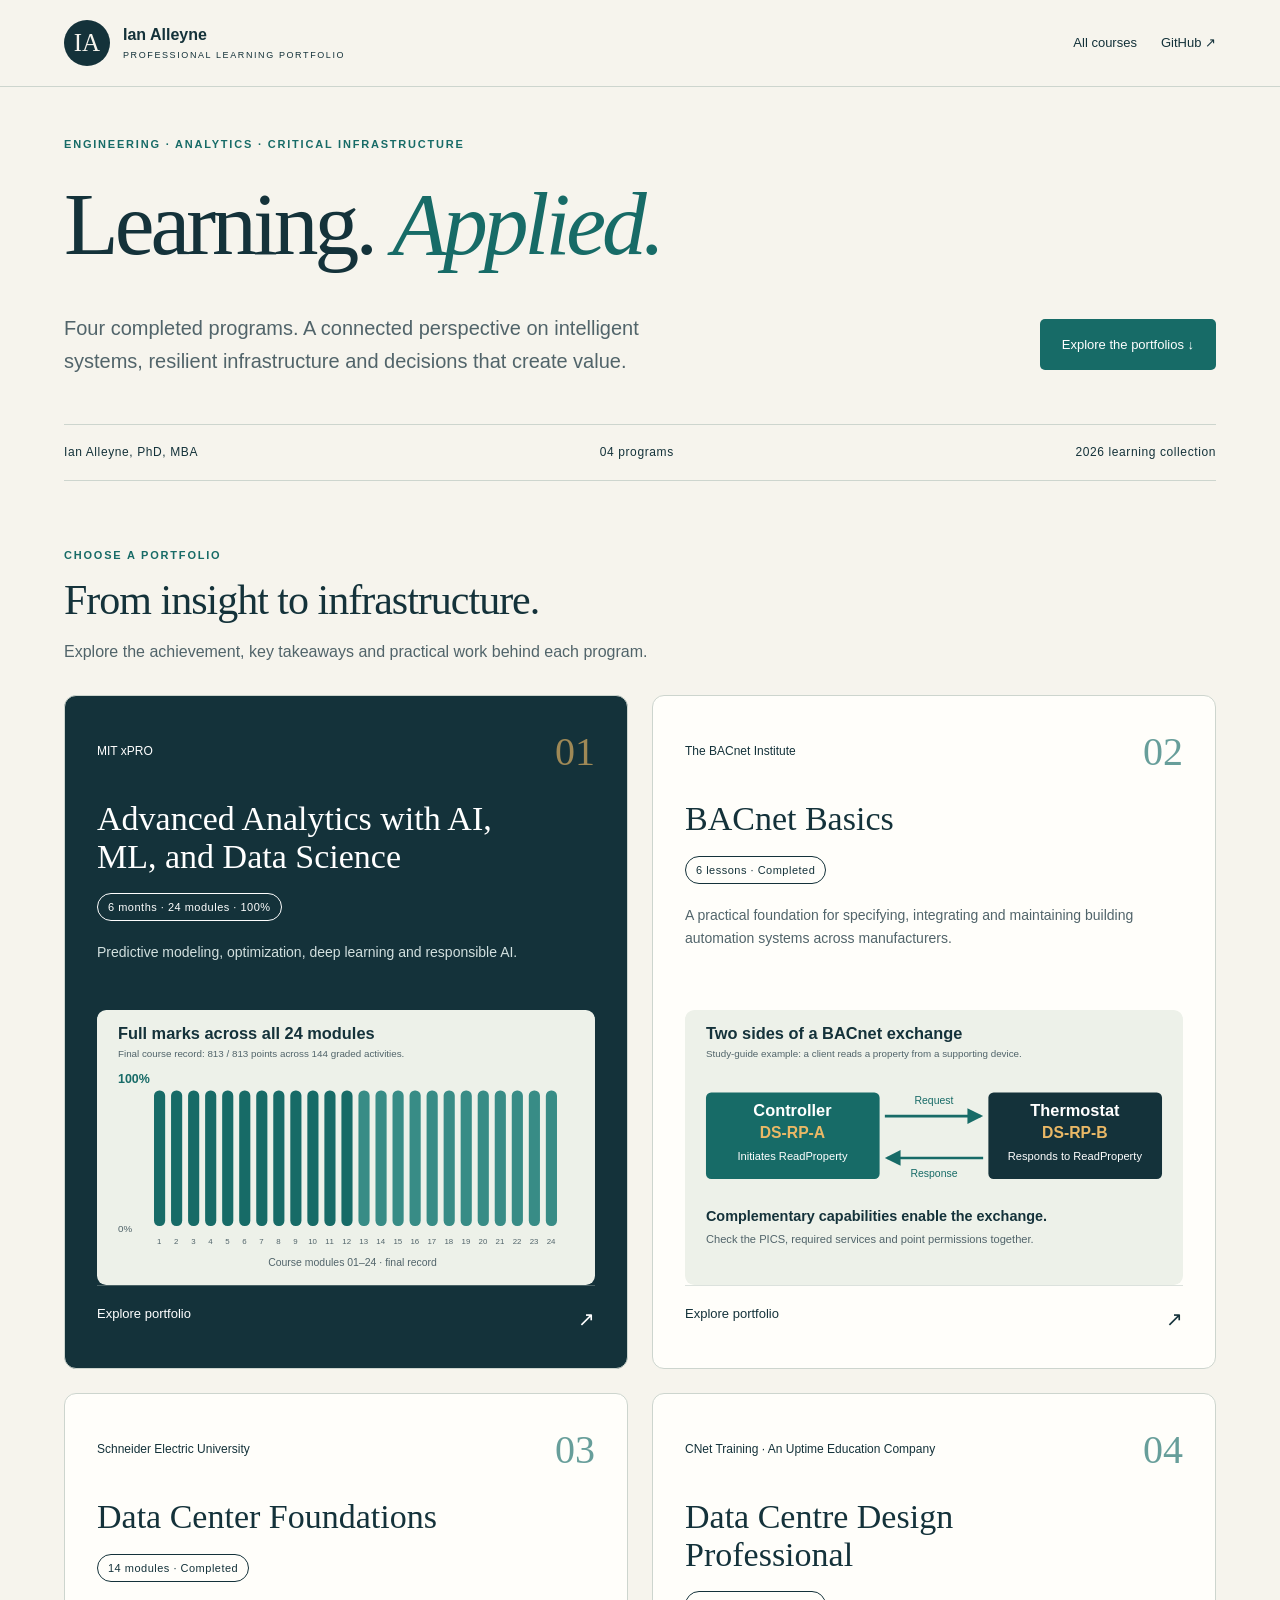
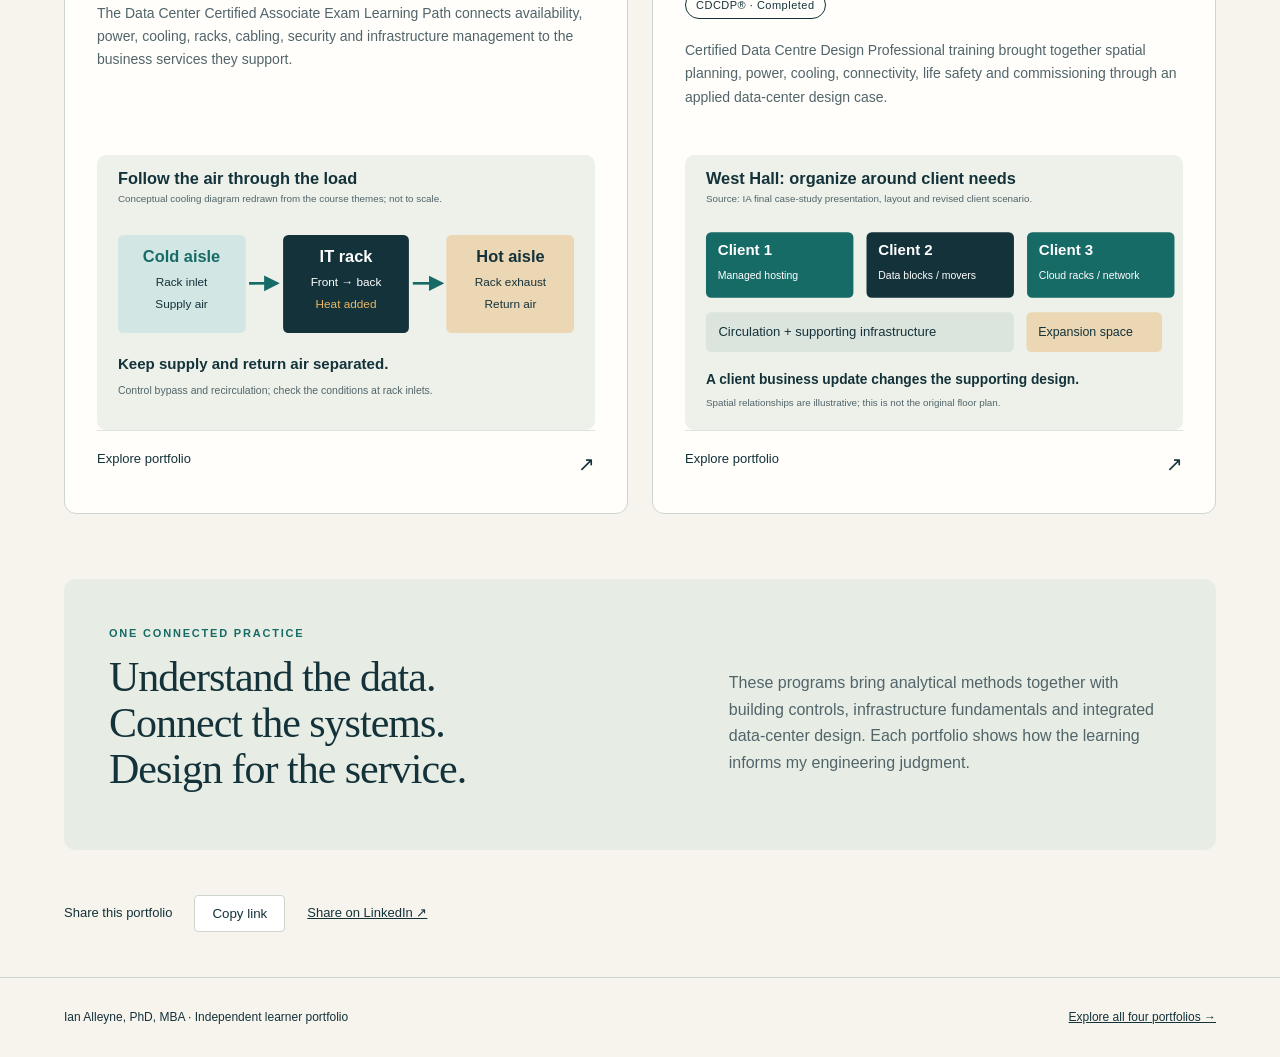
<file: index.html>
<!doctype html><html lang="en"><head><meta charset="utf-8"><meta name="viewport" content="width=device-width,initial-scale=1"><title>Learning. Applied. | Ian Alleyne</title><meta name="description" content="Four completed programs in AI, building automation and data-center infrastructure. Explore Ian Alleyne’s learning, credentials and applied work."><link rel="canonical" href="https://iratt.github.io/portfolios/"><meta property="og:title" content="Learning. Applied. | Ian Alleyne"><meta property="og:description" content="Four completed programs in AI, building automation and data-center infrastructure. Explore Ian Alleyne’s learning, credentials and applied work."><meta property="og:url" content="https://iratt.github.io/portfolios/"><meta property="og:type" content="website"><meta name="twitter:card" content="summary"><link rel="icon" href="assets/favicon.svg"><link rel="stylesheet" href="assets/portfolio.css"><link rel="stylesheet" href="assets/visuals.css"></head><body><a class="skip" href="#main">Skip to content</a><header><a class="brand" href="./"><b class="mark">IA</b><span>Ian Alleyne<small>PROFESSIONAL LEARNING PORTFOLIO</small></span></a><nav aria-label="Main navigation"><a href="#courses">All courses</a><a href="https://github.com/IRATT/">GitHub ↗</a></nav></header><main id="main"><section class="hubhero"><span class="eyebrow">ENGINEERING · ANALYTICS · CRITICAL INFRASTRUCTURE</span><h1>Learning. <em>Applied.</em></h1><div class="herobottom"><p>Four completed programs. A connected perspective on intelligent systems, resilient infrastructure and decisions that create value.</p><a class="button" href="#courses">Explore the portfolios ↓</a></div><div class="ribbon"><span>Ian Alleyne, PhD, MBA</span><span>04 programs</span><span>2026 learning collection</span></div></section><section id="courses" class="section"><div class="sectionhead"><span class="eyebrow">CHOOSE A PORTFOLIO</span><h2>From insight to infrastructure.</h2><p>Explore the achievement, key takeaways and practical work behind each program.</p></div><div class="coursegrid"><a class="coursecard card-01" href="mit/"><div class="cardtop"><span>MIT xPRO</span><b>01</b></div><h3>Advanced Analytics with AI, ML, and Data Science</h3><span class="pill">6 months · 24 modules · 100%</span><p>Predictive modeling, optimization, deep learning and responsible AI.</p><img class="course-thumb" src="assets/visuals/mit-marks.svg" alt="Visual preview of this course portfolio" width="760" height="420" loading="lazy"><div class="cardlink">Explore portfolio <span>↗</span></div></a><a class="coursecard card-02" href="bacnet/"><div class="cardtop"><span>The BACnet Institute</span><b>02</b></div><h3>BACnet Basics</h3><span class="pill">6 lessons · Completed</span><p>A practical foundation for specifying, integrating and maintaining building automation systems across manufacturers.</p><img class="course-thumb" src="assets/visuals/bacnet-pair.svg" alt="Visual preview of this course portfolio" width="760" height="420" loading="lazy"><div class="cardlink">Explore portfolio <span>↗</span></div></a><a class="coursecard card-03" href="schneider/"><div class="cardtop"><span>Schneider Electric University</span><b>03</b></div><h3>Data Center Foundations</h3><span class="pill">14 modules · Completed</span><p>The Data Center Certified Associate Exam Learning Path connects availability, power, cooling, racks, cabling, security and infrastructure management to the business services they support.</p><img class="course-thumb" src="assets/visuals/schneider-airflow.svg" alt="Visual preview of this course portfolio" width="760" height="420" loading="lazy"><div class="cardlink">Explore portfolio <span>↗</span></div></a><a class="coursecard card-04" href="cdcdp/"><div class="cardtop"><span>CNet Training · An Uptime Education Company</span><b>04</b></div><h3>Data Centre Design Professional</h3><span class="pill">CDCDP® · Completed</span><p>Certified Data Centre Design Professional training brought together spatial planning, power, cooling, connectivity, life safety and commissioning through an applied data-center design case.</p><img class="course-thumb" src="assets/visuals/cdcdp-zones.svg" alt="Visual preview of this course portfolio" width="760" height="420" loading="lazy"><div class="cardlink">Explore portfolio <span>↗</span></div></a></div></section><section class="connection"><span class="eyebrow">ONE CONNECTED PRACTICE</span><h2>Understand the data.<br>Connect the systems.<br>Design for the service.</h2><p>These programs bring analytical methods together with building controls, infrastructure fundamentals and integrated data-center design. Each portfolio shows how the learning informs my engineering judgment.</p></section><div class="share"><span>Share this portfolio</span><button type="button" data-copy="https://iratt.github.io/portfolios/">Copy link</button><a href="https://www.linkedin.com/sharing/share-offsite/?url=https://iratt.github.io/portfolios/" target="_blank" rel="noopener">Share on LinkedIn ↗</a><span role="status" aria-live="polite"></span></div></main><footer><span>Ian Alleyne, PhD, MBA · Independent learner portfolio</span><a href="./">Explore all four portfolios →</a></footer><script src="assets/portfolio.js" defer></script></body></html>
</file>
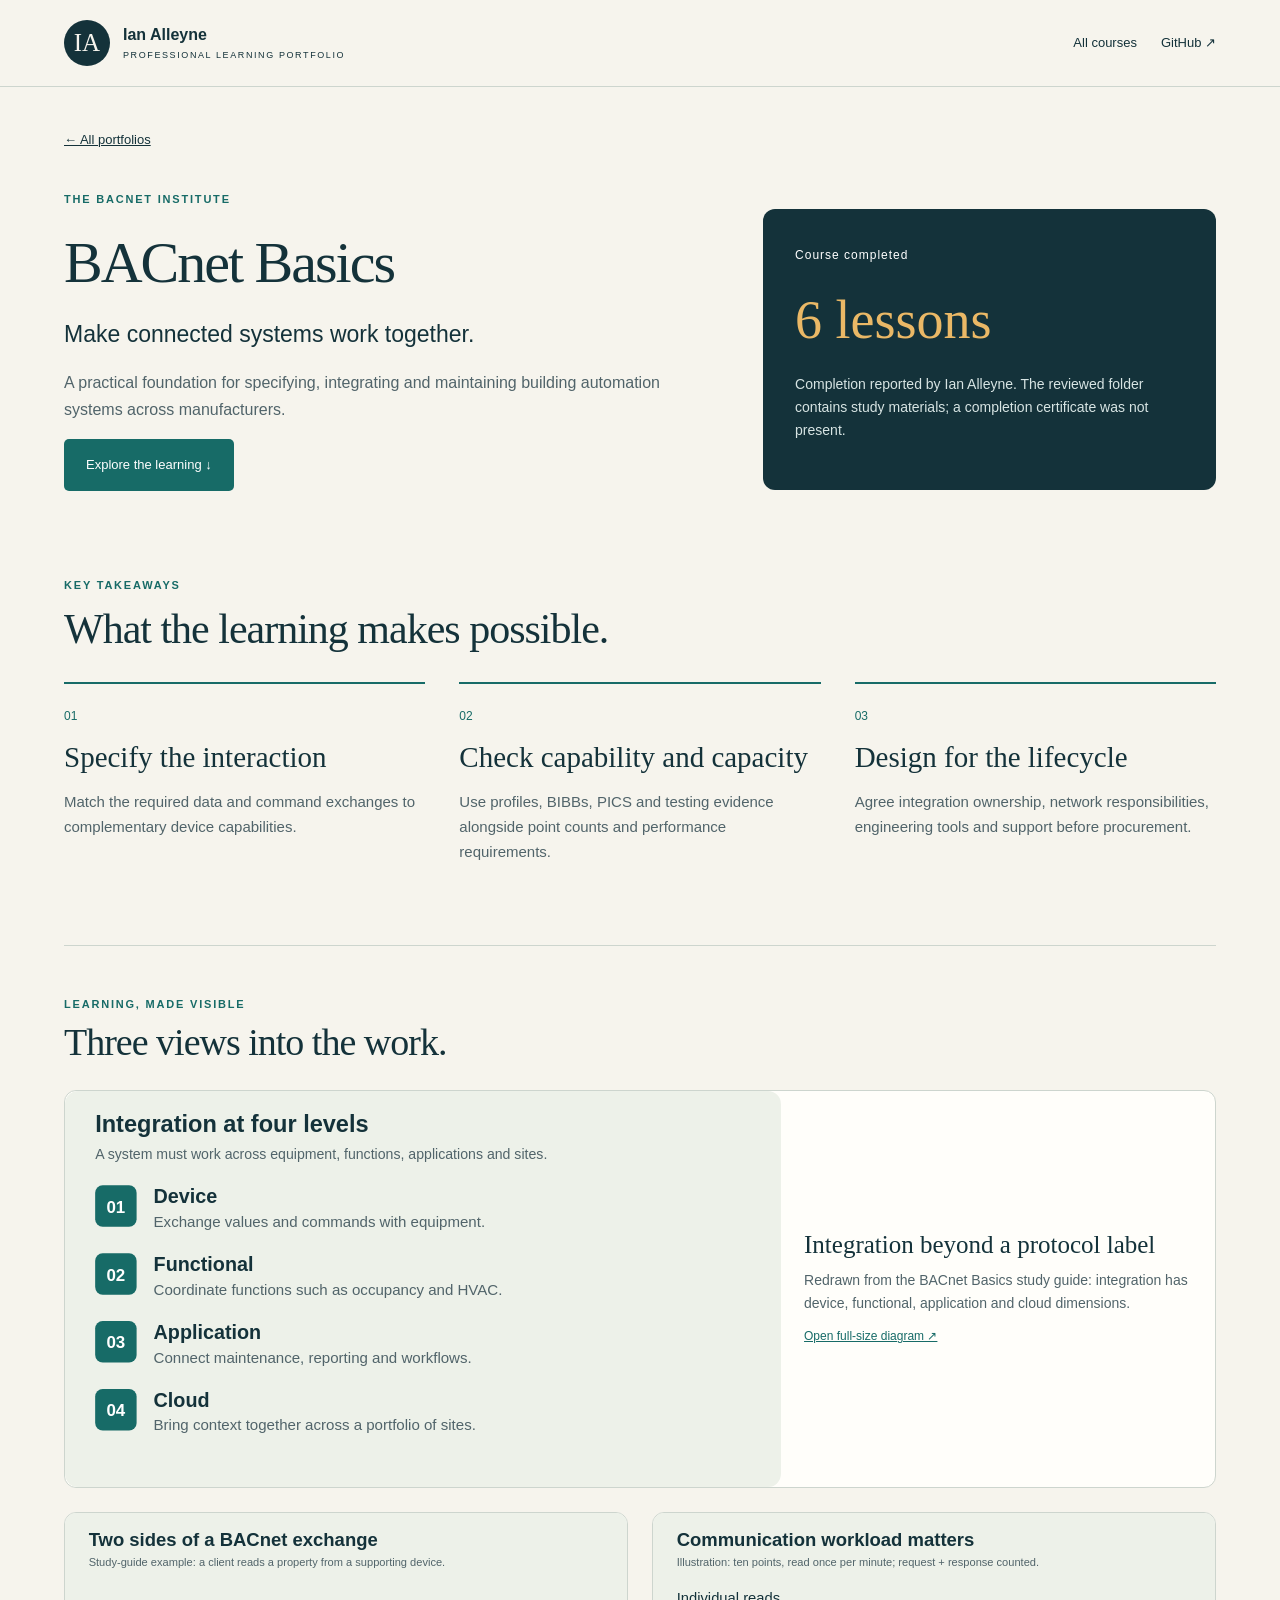
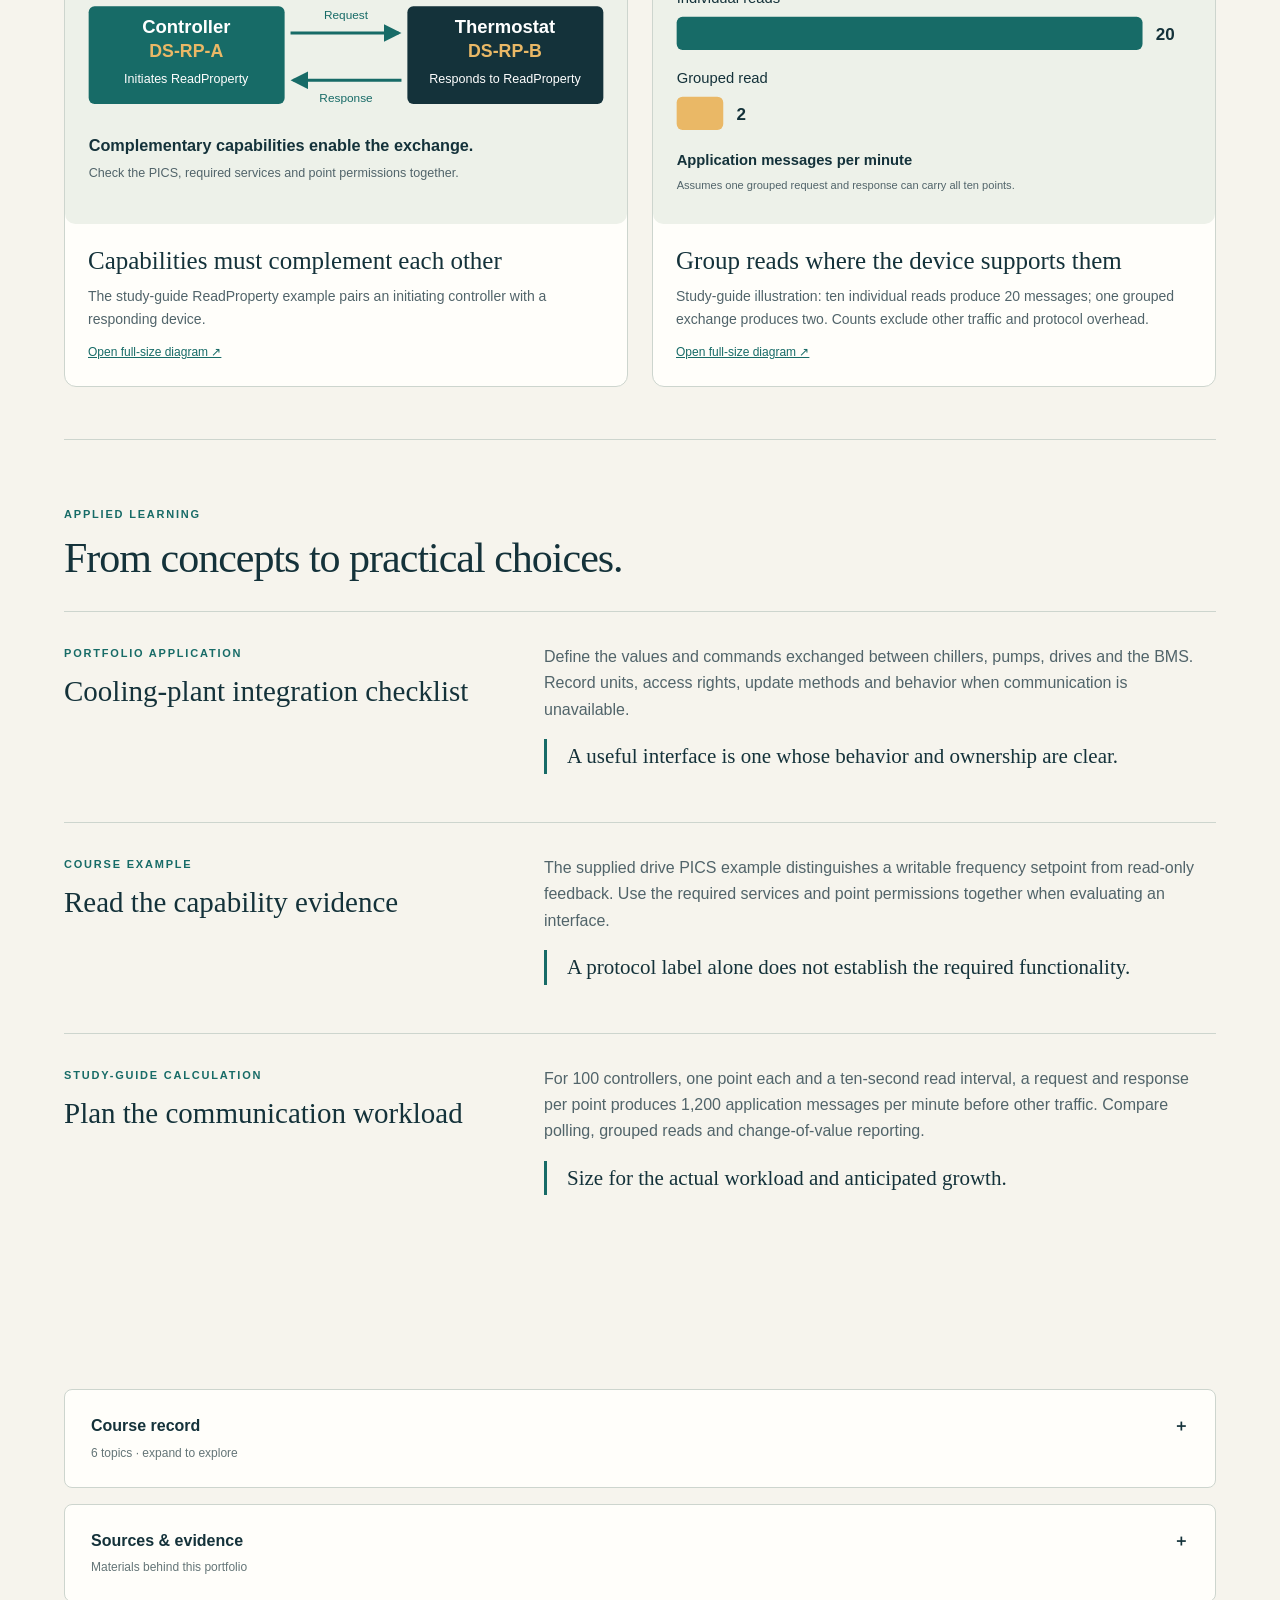
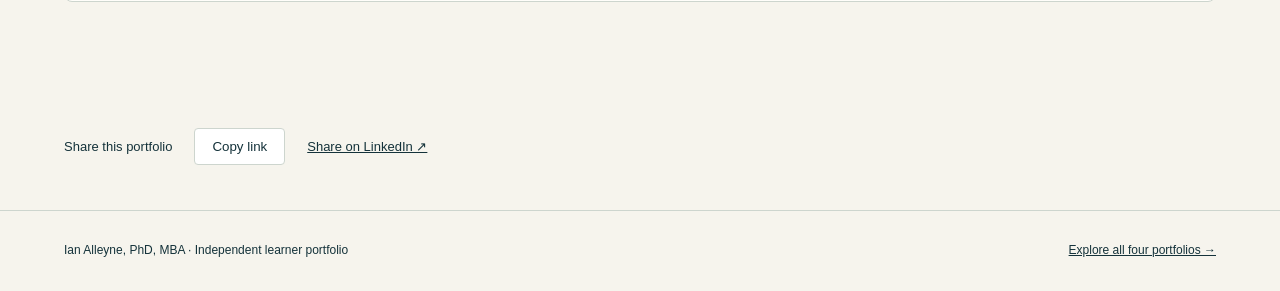
<file: bacnet/index.html>
<!doctype html><html lang="en"><head><meta charset="utf-8"><meta name="viewport" content="width=device-width,initial-scale=1"><title>BACnet Basics | Ian Alleyne</title><meta name="description" content="A practical foundation for specifying, integrating and maintaining building automation systems across manufacturers."><link rel="canonical" href="https://iratt.github.io/portfolios/bacnet/"><meta property="og:title" content="BACnet Basics | Ian Alleyne"><meta property="og:description" content="A practical foundation for specifying, integrating and maintaining building automation systems across manufacturers."><meta property="og:url" content="https://iratt.github.io/portfolios/bacnet/"><meta property="og:type" content="website"><meta name="twitter:card" content="summary"><link rel="icon" href="../assets/favicon.svg"><link rel="stylesheet" href="../assets/portfolio.css"><link rel="stylesheet" href="../assets/visuals.css"></head><body><a class="skip" href="#main">Skip to content</a><header><a class="brand" href="../"><b class="mark">IA</b><span>Ian Alleyne<small>PROFESSIONAL LEARNING PORTFOLIO</small></span></a><nav aria-label="Main navigation"><a href="../#courses">All courses</a><a href="https://github.com/IRATT/">GitHub ↗</a></nav></header><main id="main"><section class="coursehero"><a class="back" href="../">← All portfolios</a><span class="eyebrow">The BACnet Institute</span><div class="herogrid"><div><h1>BACnet Basics</h1><p class="lede">Make connected systems work together.</p><p>A practical foundation for specifying, integrating and maintaining building automation systems across manufacturers.</p><a class="button" href="#work">Explore the learning ↓</a></div><aside class="achievement"><span>Course completed</span><strong>6 lessons</strong><p>Completion reported by Ian Alleyne. The reviewed folder contains study materials; a completion certificate was not present.</p></aside></div></section><section class="section" id="work"><div class="sectionhead"><span class="eyebrow">KEY TAKEAWAYS</span><h2>What the learning makes possible.</h2></div><div class="takeaways"><article><span class="number">01</span><h3>Specify the interaction</h3><p>Match the required data and command exchanges to complementary device capabilities.</p></article><article><span class="number">02</span><h3>Check capability and capacity</h3><p>Use profiles, BIBBs, PICS and testing evidence alongside point counts and performance requirements.</p></article><article><span class="number">03</span><h3>Design for the lifecycle</h3><p>Agree integration ownership, network responsibilities, engineering tools and support before procurement.</p></article></div></section><section class="visuals" id="visual-learning"><span class="eyebrow">LEARNING, MADE VISIBLE</span><h2>Three views into the work.</h2><div class="visual-grid"><figure><img src="../assets/visuals/bacnet-levels.svg" alt="Integration beyond a protocol label. Redrawn from the BACnet Basics study guide: integration has device, functional, application and cloud dimensions." width="760" height="420" loading="lazy"><figcaption><strong>Integration beyond a protocol label</strong>Redrawn from the BACnet Basics study guide: integration has device, functional, application and cloud dimensions.<a href="../assets/visuals/bacnet-levels.svg" target="_blank" rel="noopener">Open full-size diagram ↗</a></figcaption></figure><figure><img src="../assets/visuals/bacnet-pair.svg" alt="Capabilities must complement each other. The study-guide ReadProperty example pairs an initiating controller with a responding device." width="760" height="420" loading="lazy"><figcaption><strong>Capabilities must complement each other</strong>The study-guide ReadProperty example pairs an initiating controller with a responding device.<a href="../assets/visuals/bacnet-pair.svg" target="_blank" rel="noopener">Open full-size diagram ↗</a></figcaption></figure><figure><img src="../assets/visuals/bacnet-traffic.svg" alt="Group reads where the device supports them. Study-guide illustration: ten individual reads produce 20 messages; one grouped exchange produces two. Counts exclude other traffic and protocol overhead." width="760" height="420" loading="lazy"><figcaption><strong>Group reads where the device supports them</strong>Study-guide illustration: ten individual reads produce 20 messages; one grouped exchange produces two. Counts exclude other traffic and protocol overhead.<a href="../assets/visuals/bacnet-traffic.svg" target="_blank" rel="noopener">Open full-size diagram ↗</a></figcaption></figure></div></section><section class="section work"><div class="sectionhead"><span class="eyebrow">APPLIED LEARNING</span><h2>From concepts to practical choices.</h2></div><article class="case"><div><span class="eyebrow">Portfolio application</span><h3>Cooling-plant integration checklist</h3></div><div><p>Define the values and commands exchanged between chillers, pumps, drives and the BMS. Record units, access rights, update methods and behavior when communication is unavailable.</p><p class="insight">A useful interface is one whose behavior and ownership are clear.</p></div></article><article class="case"><div><span class="eyebrow">Course example</span><h3>Read the capability evidence</h3></div><div><p>The supplied drive PICS example distinguishes a writable frequency setpoint from read-only feedback. Use the required services and point permissions together when evaluating an interface.</p><p class="insight">A protocol label alone does not establish the required functionality.</p></div></article><article class="case"><div><span class="eyebrow">Study-guide calculation</span><h3>Plan the communication workload</h3></div><div><p>For 100 controllers, one point each and a ten-second read interval, a request and response per point produces 1,200 application messages per minute before other traffic. Compare polling, grouped reads and change-of-value reporting.</p><p class="insight">Size for the actual workload and anticipated growth.</p></div></article></section><section class="section records"><details><summary><span>Course record<small>6 topics · expand to explore</small></span><span aria-hidden="true">＋</span></summary><ol class="modulelist"><li>Business case for BACnet</li><li>System integration</li><li>Networks and system functionality</li><li>Product descriptors: BIBBs, profiles and PICS</li><li>Conformance, capacity and testing evidence</li><li>Specification, ownership and support</li></ol></details><details><summary><span>Sources &amp; evidence<small>Materials behind this portfolio</small></span><span aria-hidden="true">＋</span></summary><div class="sourcebody"><ul><li>BACnet-Basics-Course-Summary.pdf — six-lesson study guide, prepared 22 October 2026</li><li>BACnet-Course-Source-PDFs.zip — source collection identified in the study guide</li></ul><p>The applications are portfolio synthesis from the supplied study guide. The guide explicitly distinguishes study review from completion evidence. No test score is claimed.</p><p>Summaries are independently prepared from Ian’s training folder. AI assistance was used to organize and edit the portfolio. Full course manuals and private administrative documents are not reproduced.</p></div></details></section><div class="share"><span>Share this portfolio</span><button type="button" data-copy="https://iratt.github.io/portfolios/bacnet/">Copy link</button><a href="https://www.linkedin.com/sharing/share-offsite/?url=https://iratt.github.io/portfolios/bacnet/" target="_blank" rel="noopener">Share on LinkedIn ↗</a><span role="status" aria-live="polite"></span></div></main><footer><span>Ian Alleyne, PhD, MBA · Independent learner portfolio</span><a href="../">Explore all four portfolios →</a></footer><script src="../assets/portfolio.js" defer></script></body></html>
</file>
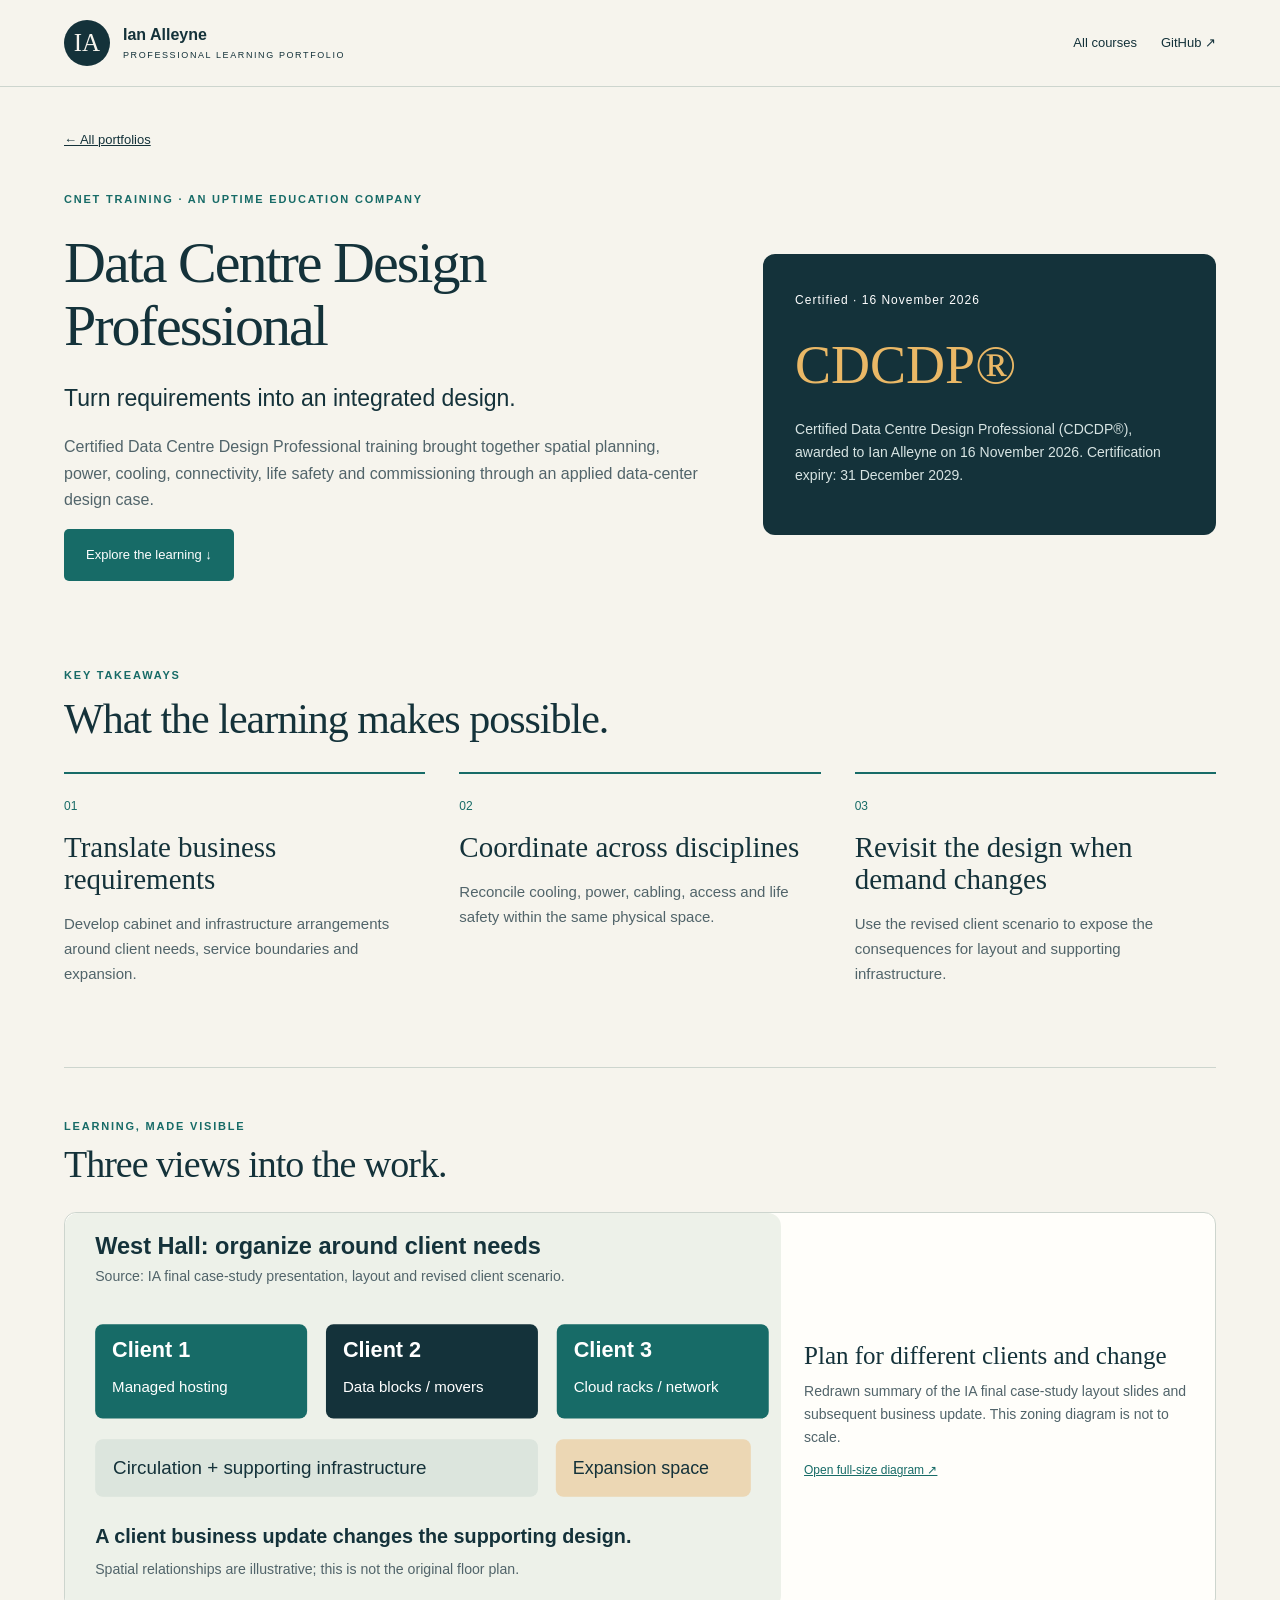
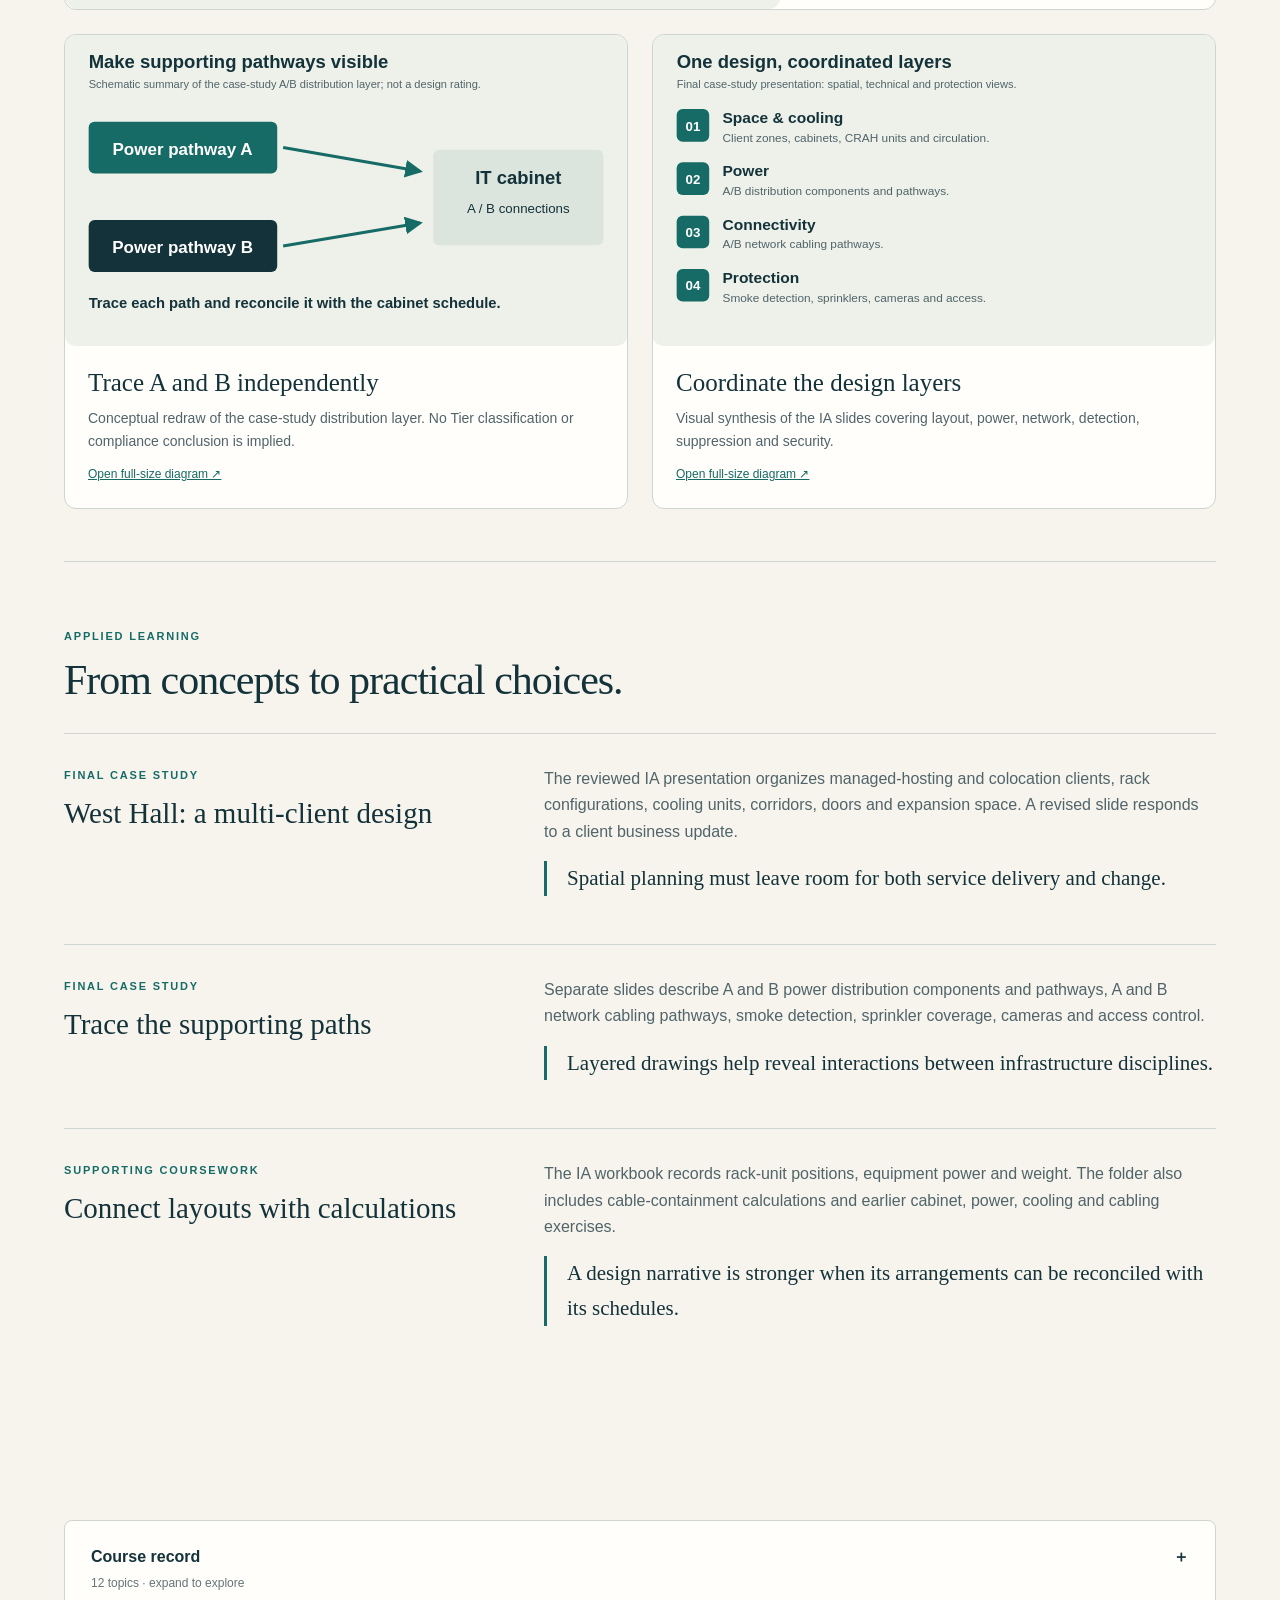
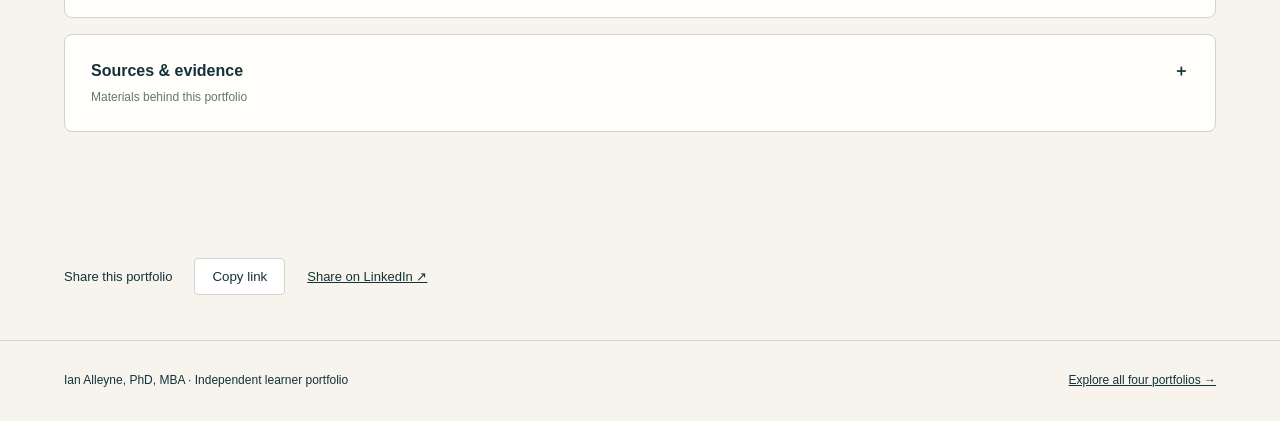
<file: cdcdp/index.html>
<!doctype html><html lang="en"><head><meta charset="utf-8"><meta name="viewport" content="width=device-width,initial-scale=1"><title>Data Centre Design Professional | Ian Alleyne</title><meta name="description" content="Certified Data Centre Design Professional training brought together spatial planning, power, cooling, connectivity, life safety and commissioning through an applied data-center design case."><link rel="canonical" href="https://iratt.github.io/portfolios/cdcdp/"><meta property="og:title" content="Data Centre Design Professional | Ian Alleyne"><meta property="og:description" content="Certified Data Centre Design Professional training brought together spatial planning, power, cooling, connectivity, life safety and commissioning through an applied data-center design case."><meta property="og:url" content="https://iratt.github.io/portfolios/cdcdp/"><meta property="og:type" content="website"><meta name="twitter:card" content="summary"><link rel="icon" href="../assets/favicon.svg"><link rel="stylesheet" href="../assets/portfolio.css"><link rel="stylesheet" href="../assets/visuals.css"></head><body><a class="skip" href="#main">Skip to content</a><header><a class="brand" href="../"><b class="mark">IA</b><span>Ian Alleyne<small>PROFESSIONAL LEARNING PORTFOLIO</small></span></a><nav aria-label="Main navigation"><a href="../#courses">All courses</a><a href="https://github.com/IRATT/">GitHub ↗</a></nav></header><main id="main"><section class="coursehero"><a class="back" href="../">← All portfolios</a><span class="eyebrow">CNet Training · An Uptime Education Company</span><div class="herogrid"><div><h1>Data Centre Design Professional</h1><p class="lede">Turn requirements into an integrated design.</p><p>Certified Data Centre Design Professional training brought together spatial planning, power, cooling, connectivity, life safety and commissioning through an applied data-center design case.</p><a class="button" href="#work">Explore the learning ↓</a></div><aside class="achievement"><span>Certified · 16 November 2026</span><strong>CDCDP®</strong><p>Certified Data Centre Design Professional (CDCDP®), awarded to Ian Alleyne on 16 November 2026. Certification expiry: 31 December 2029.</p></aside></div></section><section class="section" id="work"><div class="sectionhead"><span class="eyebrow">KEY TAKEAWAYS</span><h2>What the learning makes possible.</h2></div><div class="takeaways"><article><span class="number">01</span><h3>Translate business requirements</h3><p>Develop cabinet and infrastructure arrangements around client needs, service boundaries and expansion.</p></article><article><span class="number">02</span><h3>Coordinate across disciplines</h3><p>Reconcile cooling, power, cabling, access and life safety within the same physical space.</p></article><article><span class="number">03</span><h3>Revisit the design when demand changes</h3><p>Use the revised client scenario to expose the consequences for layout and supporting infrastructure.</p></article></div></section><section class="visuals" id="visual-learning"><span class="eyebrow">LEARNING, MADE VISIBLE</span><h2>Three views into the work.</h2><div class="visual-grid"><figure><img src="../assets/visuals/cdcdp-zones.svg" alt="Plan for different clients and change. Redrawn summary of the IA final case-study layout slides and subsequent business update. This zoning diagram is not to scale." width="760" height="420" loading="lazy"><figcaption><strong>Plan for different clients and change</strong>Redrawn summary of the IA final case-study layout slides and subsequent business update. This zoning diagram is not to scale.<a href="../assets/visuals/cdcdp-zones.svg" target="_blank" rel="noopener">Open full-size diagram ↗</a></figcaption></figure><figure><img src="../assets/visuals/cdcdp-paths.svg" alt="Trace A and B independently. Conceptual redraw of the case-study distribution layer. No Tier classification or compliance conclusion is implied." width="760" height="420" loading="lazy"><figcaption><strong>Trace A and B independently</strong>Conceptual redraw of the case-study distribution layer. No Tier classification or compliance conclusion is implied.<a href="../assets/visuals/cdcdp-paths.svg" target="_blank" rel="noopener">Open full-size diagram ↗</a></figcaption></figure><figure><img src="../assets/visuals/cdcdp-layers.svg" alt="Coordinate the design layers. Visual synthesis of the IA slides covering layout, power, network, detection, suppression and security." width="760" height="420" loading="lazy"><figcaption><strong>Coordinate the design layers</strong>Visual synthesis of the IA slides covering layout, power, network, detection, suppression and security.<a href="../assets/visuals/cdcdp-layers.svg" target="_blank" rel="noopener">Open full-size diagram ↗</a></figcaption></figure></div></section><section class="section work"><div class="sectionhead"><span class="eyebrow">APPLIED LEARNING</span><h2>From concepts to practical choices.</h2></div><article class="case"><div><span class="eyebrow">Final case study</span><h3>West Hall: a multi-client design</h3></div><div><p>The reviewed IA presentation organizes managed-hosting and colocation clients, rack configurations, cooling units, corridors, doors and expansion space. A revised slide responds to a client business update.</p><p class="insight">Spatial planning must leave room for both service delivery and change.</p></div></article><article class="case"><div><span class="eyebrow">Final case study</span><h3>Trace the supporting paths</h3></div><div><p>Separate slides describe A and B power distribution components and pathways, A and B network cabling pathways, smoke detection, sprinkler coverage, cameras and access control.</p><p class="insight">Layered drawings help reveal interactions between infrastructure disciplines.</p></div></article><article class="case"><div><span class="eyebrow">Supporting coursework</span><h3>Connect layouts with calculations</h3></div><div><p>The IA workbook records rack-unit positions, equipment power and weight. The folder also includes cable-containment calculations and earlier cabinet, power, cooling and cabling exercises.</p><p class="insight">A design narrative is stronger when its arrangements can be reconciled with its schedules.</p></div></article></section><section class="section records"><details><summary><span>Course record<small>12 topics · expand to explore</small></span><span aria-hidden="true">＋</span></summary><ol class="modulelist"><li>What is a Data Center</li><li>Compliance Review</li><li>The Data Center Structure</li><li>The Whitespace Floor</li><li>Communications Cabinets</li><li>Power Infrastructure</li><li>Electrical Safety</li><li>Cooling Infrastructure</li><li>Cable Pathways and Containment Systems</li><li>Data Center IT Connectivity</li><li>Designing for Fire Safety and Security</li><li>Project Commissioning and Closure</li></ol></details><details><summary><span>Sources &amp; evidence<small>Materials behind this portfolio</small></span><span aria-hidden="true">＋</span></summary><div class="sourcebody"><ul><li>Certified_Data_Center_Design_Professional_CDCDP__Certificate_2025.pdf — issued certificate; dates taken from its contents</li><li>CDCDP.FCS.Lorami DC2 West Hall V3.2 IA after business update.pptx — reviewed slide text</li><li>CDCDP.FCS.Lorami CoLo Power and Cabinet Layout V3.2 IA.xlsx — reviewed rack schedule</li><li>CDCDP.FCS.West Hall Project Specification Book V3.2.docx — educational client brief</li><li>Program Manuals-20261104 — twelve classroom module titles; three preparatory manual collections also retained</li></ul><p>Lorami is the educational case scenario. The design summary describes the reviewed coursework and does not certify compliance or claim a commissioned installation. Instructor templates and source materials retain their original attribution.</p><p>Summaries are independently prepared from Ian’s training folder. AI assistance was used to organize and edit the portfolio. Full course manuals and private administrative documents are not reproduced.</p></div></details></section><div class="share"><span>Share this portfolio</span><button type="button" data-copy="https://iratt.github.io/portfolios/cdcdp/">Copy link</button><a href="https://www.linkedin.com/sharing/share-offsite/?url=https://iratt.github.io/portfolios/cdcdp/" target="_blank" rel="noopener">Share on LinkedIn ↗</a><span role="status" aria-live="polite"></span></div></main><footer><span>Ian Alleyne, PhD, MBA · Independent learner portfolio</span><a href="../">Explore all four portfolios →</a></footer><script src="../assets/portfolio.js" defer></script></body></html>
</file>
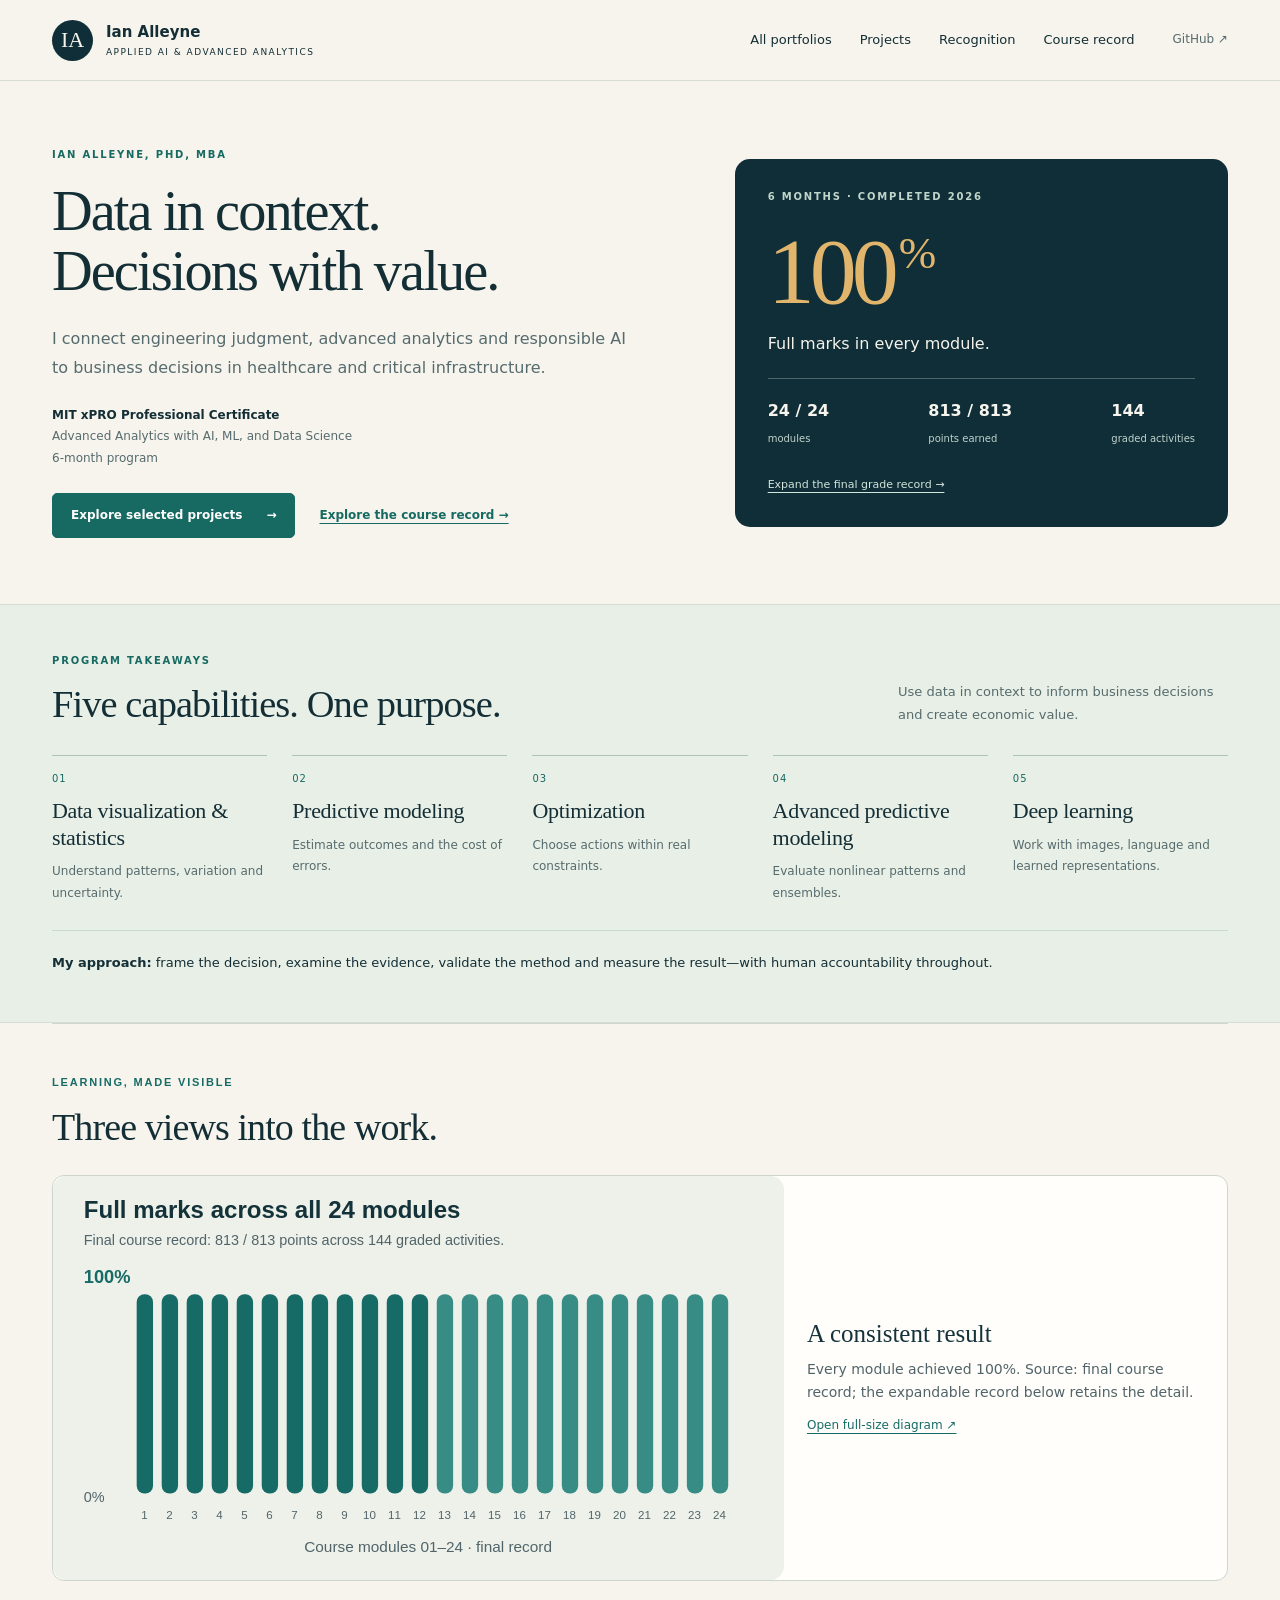
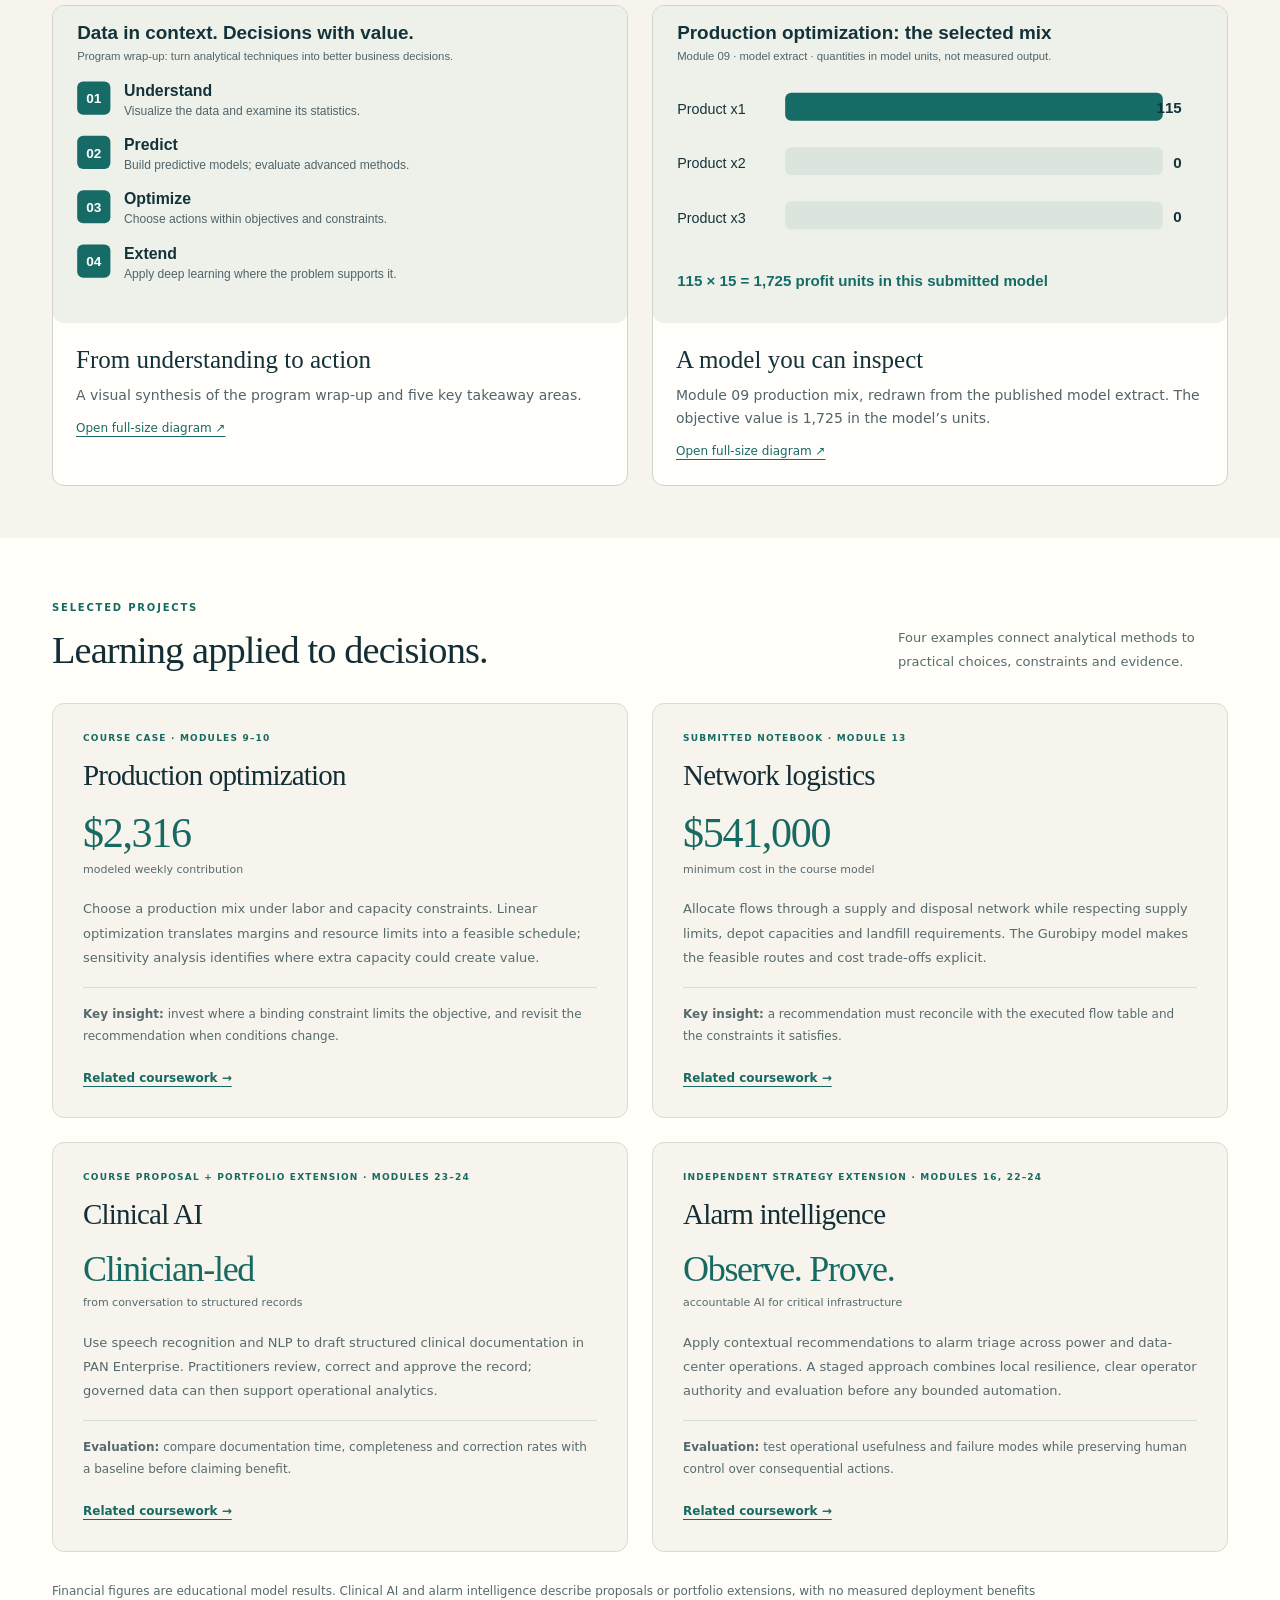
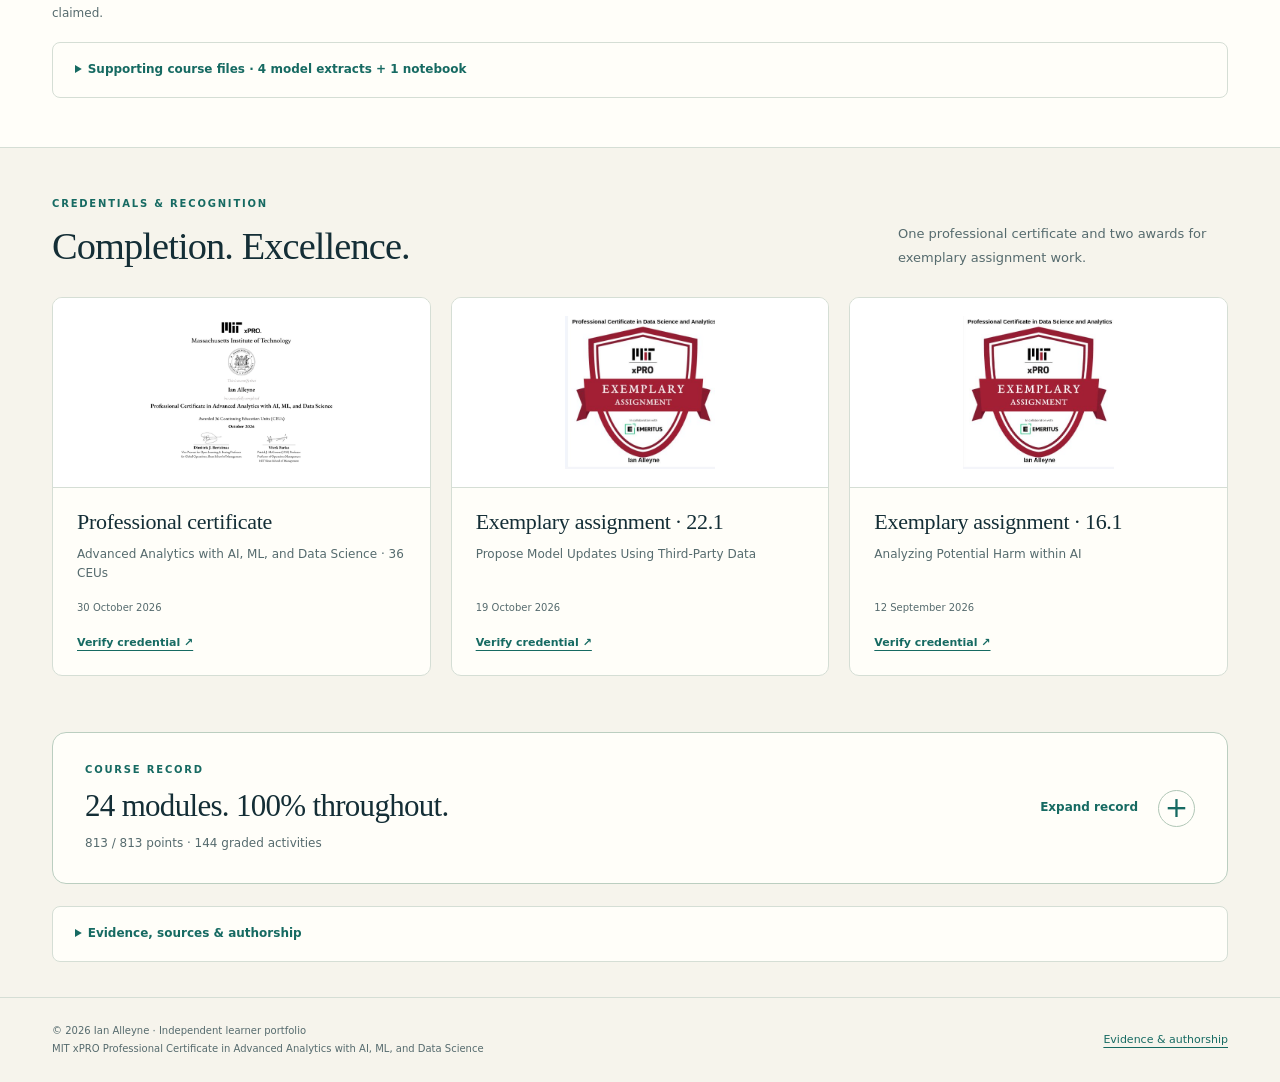
<file: mit/index.html>
<!doctype html><html lang="en"><head><meta charset="utf-8"><meta name="viewport" content="width=device-width, initial-scale=1"><title>Applied AI &amp; Advanced Analytics | Ian Alleyne</title><meta name="description" content="Ian Alleyne: 100% across 24 MIT xPRO modules, applied projects, program takeaways and verified awards in one continuous portfolio."><meta name="theme-color" content="#102e38"><meta property="og:title" content="Applied AI &amp; Advanced Analytics | Ian Alleyne"><meta property="og:description" content="Ian Alleyne: 100% across 24 MIT xPRO modules, applied projects, program takeaways and verified awards in one continuous portfolio."><meta property="og:type" content="website"><link rel="canonical" href="https://iratt.github.io/portfolios/mit/"><link rel="icon" type="image/svg+xml" href="../assets/favicon.svg"><link rel="stylesheet" href="../assets/style.css?v=46083884fc"><script defer src="../assets/app.js?v=7c8a6b43c2"></script><link rel="stylesheet" href="../assets/visuals.css"></head><body><a class="skip" href="#main">Skip to content</a><header class="nav"><div class="wrap nav-inner"><a class="brand" href="#about"><span class="monogram" aria-hidden="true">IA</span><span>Ian Alleyne<small>Applied AI & advanced analytics</small></span></a><nav aria-label="Main navigation"><a href="../">All portfolios</a><a href="#projects">Projects</a><a href="#recognition">Recognition</a><a href="#course-record">Course record</a><a class="github-link" href="https://github.com/IRATT/">GitHub ↗</a></nav></div><div class="reading-progress" aria-hidden="true"></div></header><main id="main"><section class="hero wrap" id="about"><div><span class="eyebrow">Ian Alleyne, PhD, MBA</span><h1>Data in context.<br>Decisions with value.</h1><p class="lead">I connect engineering judgment, advanced analytics and responsible AI to business decisions in healthcare and critical infrastructure.</p><p class="credential"><strong>MIT xPRO Professional Certificate</strong><br>Advanced Analytics with AI, ML, and Data Science<br>6-month program</p><div class="actions"><a class="button" href="#projects">Explore selected projects <span aria-hidden="true">→</span></a><a class="text-link" href="#course-record" data-expand-record>Explore the course record →</a></div></div><aside class="achievement" aria-label="Course achievement"><span class="eyebrow">6 months · Completed 2026</span><div class="score">100<span>%</span></div><p class="score-label">Full marks in every module.</p><div class="score-details"><div><strong>24 / 24</strong><span>modules</span></div><div><strong>813 / 813</strong><span>points earned</span></div><div><strong>144</strong><span>graded activities</span></div></div><a href="#course-record" data-expand-record>Expand the final grade record →</a></aside></section><section class="section pale" id="takeaways"><div class="wrap"><div class="section-heading"><div><span class="eyebrow">Program takeaways</span><h2>Five capabilities. One purpose.</h2></div><p>Use data in context to inform business decisions and create economic value.</p></div><ol class="themes"><li><span class="theme-number">01</span><h3>Data visualization &amp; statistics</h3><p>Understand patterns, variation and uncertainty.</p></li><li><span class="theme-number">02</span><h3>Predictive modeling</h3><p>Estimate outcomes and the cost of errors.</p></li><li><span class="theme-number">03</span><h3>Optimization</h3><p>Choose actions within real constraints.</p></li><li><span class="theme-number">04</span><h3>Advanced predictive modeling</h3><p>Evaluate nonlinear patterns and ensembles.</p></li><li><span class="theme-number">05</span><h3>Deep learning</h3><p>Work with images, language and learned representations.</p></li></ol><p class="principle"><strong>My approach:</strong> frame the decision, examine the evidence, validate the method and measure the result—with human accountability throughout.</p></div></section><div class="wrap"><section class="visuals" id="visual-learning"><span class="eyebrow">LEARNING, MADE VISIBLE</span><h2>Three views into the work.</h2><div class="visual-grid"><figure><img src="../assets/visuals/mit-marks.svg" alt="A consistent result. Every module achieved 100%. Source: final course record; the expandable record below retains the detail." width="760" height="420" loading="lazy"><figcaption><strong>A consistent result</strong>Every module achieved 100%. Source: final course record; the expandable record below retains the detail.<a href="../assets/visuals/mit-marks.svg" target="_blank" rel="noopener">Open full-size diagram ↗</a></figcaption></figure><figure><img src="../assets/visuals/mit-methods.svg" alt="From understanding to action. A visual synthesis of the program wrap-up and five key takeaway areas." width="760" height="420" loading="lazy"><figcaption><strong>From understanding to action</strong>A visual synthesis of the program wrap-up and five key takeaway areas.<a href="../assets/visuals/mit-methods.svg" target="_blank" rel="noopener">Open full-size diagram ↗</a></figcaption></figure><figure><img src="../assets/visuals/mit-production.svg" alt="A model you can inspect. Module 09 production mix, redrawn from the published model extract. The objective value is 1,725 in the model’s units." width="760" height="420" loading="lazy"><figcaption><strong>A model you can inspect</strong>Module 09 production mix, redrawn from the published model extract. The objective value is 1,725 in the model’s units.<a href="../assets/visuals/mit-production.svg" target="_blank" rel="noopener">Open full-size diagram ↗</a></figcaption></figure></div></section></div><section class="section projects-section" id="projects"><div class="wrap"><div class="section-heading"><div><span class="eyebrow">Selected projects</span><h2>Learning applied to decisions.</h2></div><p>Four examples connect analytical methods to practical choices, constraints and evidence.</p></div><div class="projects-grid">
<article class="project" id="production-optimization"><span class="eyebrow">Course case · Modules 9–10</span><h3>Production optimization</h3><div class="project-metric">$2,316<span>modeled weekly contribution</span></div><p>Choose a production mix under labor and capacity constraints. Linear optimization translates margins and resource limits into a feasible schedule; sensitivity analysis identifies where extra capacity could create value.</p><p class="project-insight"><strong>Key insight:</strong> invest where a binding constraint limits the objective, and revisit the recommendation when conditions change.</p><a href="#module-10">Related coursework →</a></article>
<article class="project" id="network-logistics"><span class="eyebrow">Submitted notebook · Module 13</span><h3>Network logistics</h3><div class="project-metric">$541,000<span>minimum cost in the course model</span></div><p>Allocate flows through a supply and disposal network while respecting supply limits, depot capacities and landfill requirements. The Gurobipy model makes the feasible routes and cost trade-offs explicit.</p><p class="project-insight"><strong>Key insight:</strong> a recommendation must reconcile with the executed flow table and the constraints it satisfies.</p><a href="#module-13">Related coursework →</a></article>
<article class="project" id="clinical-ai"><span class="eyebrow">Course proposal + portfolio extension · Modules 23–24</span><h3>Clinical AI</h3><div class="project-metric words">Clinician-led<span>from conversation to structured records</span></div><p>Use speech recognition and NLP to draft structured clinical documentation in PAN Enterprise. Practitioners review, correct and approve the record; governed data can then support operational analytics.</p><p class="project-insight"><strong>Evaluation:</strong> compare documentation time, completeness and correction rates with a baseline before claiming benefit.</p><a href="#module-24">Related coursework →</a></article>
<article class="project" id="alarm-intelligence"><span class="eyebrow">Independent strategy extension · Modules 16, 22–24</span><h3>Alarm intelligence</h3><div class="project-metric words">Observe. Prove.<span>accountable AI for critical infrastructure</span></div><p>Apply contextual recommendations to alarm triage across power and data-center operations. A staged approach combines local resilience, clear operator authority and evaluation before any bounded automation.</p><p class="project-insight"><strong>Evaluation:</strong> test operational usefulness and failure modes while preserving human control over consequential actions.</p><a href="#module-22">Related coursework →</a></article>
</div><div class="supporting" id="downloads"><p class="scope-note">Financial figures are educational model results. Clinical AI and alarm intelligence describe proposals or portfolio extensions, with no measured deployment benefits claimed.</p><details><summary>Supporting course files · 4 model extracts + 1 notebook</summary><div class="download-list"><a href="../evidence/production-model-extract.csv" download>Module 9 · Product-mix extract (CSV) ↓</a><a href="../evidence/coal-procurement-extract.csv" download>Module 9 · Coal-procurement extract (CSV) ↓</a><a href="../evidence/advertising-ppc-extract.csv" download>Module 12 · Price-per-click extract (CSV) ↓</a><a href="../evidence/advertising-slate-extract.csv" download>Module 12 · Slate-allocation extract (CSV) ↓</a><a href="../evidence/Assignment_13_1.ipynb" download>Module 13 · Network-flow notebook (IPYNB) ↓</a></div><p class="scope-note">These are separate course exercises. The Module 9 product-mix extract is not the source of the Module 10 $2,316 result. The notebook retains course starter code and static outputs; it has not been rerun in the original Gurobi environment.</p></details></div></div></section><section class="section wrap" id="recognition"><div class="section-heading"><div><span class="eyebrow">Credentials & recognition</span><h2>Completion. Excellence.</h2></div><p>One professional certificate and two awards for exemplary assignment work.</p></div><div class="awards"><article class="award"><a class="award-image" href="../assets/awards/advanced-analytics.png" aria-label="View Professional certificate image"><img src="../assets/awards/advanced-analytics.png" alt="Official MIT xPRO completion certificate issued to Ian Alleyne for Advanced Analytics with AI, ML, and Data Science, October 2026, awarding 36 CEUs." loading="lazy" width="600" height="464"></a><div class="award-copy"><h3>Professional certificate</h3><p>Advanced Analytics with AI, ML, and Data Science · 36 CEUs</p><span class="award-date">30 October 2026</span><a href="https://certificates.emeritus.org/09a749b7-fb41-4777-8b93-559e1039989c?learnersui=true" target="_blank" rel="noopener">Verify credential ↗</a></div></article><article class="award"><a class="award-image" href="../assets/awards/exemplary-assignment-22.jpg" aria-label="View Exemplary assignment · 22.1 image"><img src="../assets/awards/exemplary-assignment-22.jpg" alt="Official MIT xPRO and Emeritus Exemplary Assignment badge for Ian Alleyne, associated with Assignment 22.1." loading="lazy" width="600" height="464"></a><div class="award-copy"><h3>Exemplary assignment · 22.1</h3><p>Propose Model Updates Using Third-Party Data</p><span class="award-date">19 October 2026</span><a href="https://certificates.emeritus.org/428dd1db-5fd5-4a80-9cf2-eeeb34bba970#acc.ELe3M9dK" target="_blank" rel="noopener">Verify credential ↗</a></div></article><article class="award"><a class="award-image" href="../assets/awards/exemplary-assignment-16.jpg" aria-label="View Exemplary assignment · 16.1 image"><img src="../assets/awards/exemplary-assignment-16.jpg" alt="Official MIT xPRO and Emeritus Exemplary Assignment badge for Ian Alleyne, associated with Assignment 16.1." loading="lazy" width="600" height="464"></a><div class="award-copy"><h3>Exemplary assignment · 16.1</h3><p>Analyzing Potential Harm within AI</p><span class="award-date">12 September 2026</span><a href="https://certificates.emeritus.org/f18631bc-e922-4bb3-bc71-ddd75ec723ff#acc.rnGO7HP1" target="_blank" rel="noopener">Verify credential ↗</a></div></article></div></section><section class="section wrap course-section" id="course-record"><details class="course-disclosure" id="module-record"><summary><span class="record-info"><span class="eyebrow">Course record</span><strong class="record-title">24 modules. 100% throughout.</strong><span class="record-meta">813 / 813 points · 144 graded activities</span></span><span class="record-toggle"><span class="when-closed">Expand record</span><span class="when-open">Collapse record</span><span class="record-plus" aria-hidden="true">+</span></span></summary><div class="record-body"><p class="scope-note">A complete summary of the module topics, key learning and final grades.</p><table class="course-table"><caption class="visually-hidden">All 24 modules, their key learning and final grade</caption><thead><tr><th scope="col">Module</th><th scope="col">Key learning</th><th scope="col">Final result</th></tr></thead><tbody><tr id="module-01" data-module="1"><th scope="row"><div class="module-topic"><span class="module-number">01</span><span>Data Science Fundamentals</span></div></th><td class="module-insight">See the system behind the statistic.</td><td class="module-score"><strong>100%</strong><span>39 / 39</span></td></tr><tr id="module-02" data-module="2"><th scope="row"><div class="module-topic"><span class="module-number">02</span><span>Probability &amp; uncertainty</span></div></th><td class="module-insight">Make uncertainty part of the decision.</td><td class="module-score"><strong>100%</strong><span>20 / 20</span></td></tr><tr id="module-03" data-module="3"><th scope="row"><div class="module-topic"><span class="module-number">03</span><span>Correlation</span></div></th><td class="module-insight">Understand what moves together—and why it matters.</td><td class="module-score"><strong>100%</strong><span>27 / 27</span></td></tr><tr id="module-04" data-module="4"><th scope="row"><div class="module-topic"><span class="module-number">04</span><span>Clustering</span></div></th><td class="module-insight">Turn heterogeneous customers into useful segments.</td><td class="module-score"><strong>100%</strong><span>37 / 37</span></td></tr><tr id="module-05" data-module="5"><th scope="row"><div class="module-topic"><span class="module-number">05</span><span>Linear Regression: Part One</span></div></th><td class="module-insight">Explain a model in language a decision maker can use.</td><td class="module-score"><strong>100%</strong><span>27 / 27</span></td></tr><tr id="module-06" data-module="6"><th scope="row"><div class="module-topic"><span class="module-number">06</span><span>Linear Regression: Part Two</span></div></th><td class="module-insight">Test whether a model generalizes.</td><td class="module-score"><strong>100%</strong><span>37 / 37</span></td></tr><tr id="module-07" data-module="7"><th scope="row"><div class="module-topic"><span class="module-number">07</span><span>Logistic Regression</span></div></th><td class="module-insight">Connect classification errors to business value.</td><td class="module-score"><strong>100%</strong><span>38 / 38</span></td></tr><tr id="module-08" data-module="8"><th scope="row"><div class="module-topic"><span class="module-number">08</span><span>Collaborative Filtering</span></div></th><td class="module-insight">Learn preferences from incomplete ratings.</td><td class="module-score"><strong>100%</strong><span>53 / 53</span></td></tr><tr id="module-09" data-module="9"><th scope="row"><div class="module-topic"><span class="module-number">09</span><span>Optimization: Part One</span></div></th><td class="module-insight">Express a management decision as a solvable model.</td><td class="module-score"><strong>100%</strong><span>34 / 34</span></td></tr><tr id="module-10" data-module="10"><th scope="row"><div class="module-topic"><span class="module-number">10</span><span>Optimization: Part Two</span></div></th><td class="module-insight">Find the bottleneck before funding more capacity.</td><td class="module-score"><strong>100%</strong><span>26 / 26</span></td></tr><tr id="module-11" data-module="11"><th scope="row"><div class="module-topic"><span class="module-number">11</span><span>Optimization: Part Three</span></div></th><td class="module-insight">Combine demand prediction with pricing decisions.</td><td class="module-score"><strong>100%</strong><span>29 / 29</span></td></tr><tr id="module-12" data-module="12"><th scope="row"><div class="module-topic"><span class="module-number">12</span><span>Optimization: Part Four</span></div></th><td class="module-insight">Allocate scarce opportunities under real constraints.</td><td class="module-score"><strong>100%</strong><span>27 / 27</span></td></tr><tr id="module-13" data-module="13"><th scope="row"><div class="module-topic"><span class="module-number">13</span><span>Optimization: Part Five</span></div></th><td class="module-insight">Design the least-cost route through a network.</td><td class="module-score"><strong>100%</strong><span>26 / 26</span></td></tr><tr id="module-14" data-module="14"><th scope="row"><div class="module-topic"><span class="module-number">14</span><span>Classification &amp; regression trees</span></div></th><td class="module-insight">Capture nonlinear behavior and explain its shape.</td><td class="module-score"><strong>100%</strong><span>35 / 35</span></td></tr><tr id="module-15" data-module="15"><th scope="row"><div class="module-topic"><span class="module-number">15</span><span>Ensemble learning</span></div></th><td class="module-insight">Look beyond a strong headline accuracy.</td><td class="module-score"><strong>100%</strong><span>35 / 35</span></td></tr><tr id="module-16" data-module="16"><th scope="row"><div class="module-topic"><span class="module-number">16</span><span>Fairness &amp; bias in predictions<a class="module-award" href="#recognition">Exemplary assignment 16.1 ↗</a></span></div></th><td class="module-insight">Evaluate who bears the cost of an error.</td><td class="module-score"><strong>100%</strong><span>35 / 35</span></td></tr><tr id="module-17" data-module="17"><th scope="row"><div class="module-topic"><span class="module-number">17</span><span>Neural Networks: Part One</span></div></th><td class="module-insight">Learn representations from complex behavior.</td><td class="module-score"><strong>100%</strong><span>27 / 27</span></td></tr><tr id="module-18" data-module="18"><th scope="row"><div class="module-topic"><span class="module-number">18</span><span>Neural Networks: Part Two</span></div></th><td class="module-insight">Trace the calculation from input to prediction.</td><td class="module-score"><strong>100%</strong><span>45 / 45</span></td></tr><tr id="module-19" data-module="19"><th scope="row"><div class="module-topic"><span class="module-number">19</span><span>Neural Networks: Part Three</span></div></th><td class="module-insight">Reuse learned visual features with care.</td><td class="module-score"><strong>100%</strong><span>39 / 39</span></td></tr><tr id="module-20" data-module="20"><th scope="row"><div class="module-topic"><span class="module-number">20</span><span>Natural Language Processing: Part One</span></div></th><td class="module-insight">Distinguish contextual similarity from meaning.</td><td class="module-score"><strong>100%</strong><span>32 / 32</span></td></tr><tr id="module-21" data-module="21"><th scope="row"><div class="module-topic"><span class="module-number">21</span><span>Natural Language Processing: Part Two</span></div></th><td class="module-insight">Represent both the words and their context.</td><td class="module-score"><strong>100%</strong><span>29 / 29</span></td></tr><tr id="module-22" data-module="22"><th scope="row"><div class="module-topic"><span class="module-number">22</span><span>Interpretability &amp; causality<a class="module-award" href="#recognition">Exemplary assignment 22.1 ↗</a></span></div></th><td class="module-insight">Keep a complex signal accountable at the decision layer.</td><td class="module-score"><strong>100%</strong><span>29 / 29</span></td></tr><tr id="module-23" data-module="23"><th scope="row"><div class="module-topic"><span class="module-number">23</span><span>Data, Models, and Decisions</span></div></th><td class="module-insight">Choose the right level of automation for the decision.</td><td class="module-score"><strong>100%</strong><span>50 / 50</span></td></tr><tr id="module-24" data-module="24"><th scope="row"><div class="module-topic"><span class="module-number">24</span><span>Leading Digital Transformations</span></div></th><td class="module-insight">Turn an AI capability into an operating strategy.</td><td class="module-score"><strong>100%</strong><span>37 / 37</span></td></tr></tbody></table><p class="scope-note record-note">Final gradebook results, including accepted resubmissions, were reviewed on 4 November 2026. The certificate verifies completion; it does not display these grades.</p></div></details></section><section class="wrap supporting evidence-section" id="evidence"><details id="evidence-notes"><summary>Evidence, sources & authorship</summary><div class="evidence-copy"><p>This independent learner portfolio summarizes the course catalogue, module overviews, final gradebook and available submissions. The review covered 19 submitted files and five text responses, retained privately. Public downloads contain four reviewed numerical extracts and one screened notebook; Codio-only assignments are summarized in line with the program’s export guidance.</p><p>The five program takeaways and closing message are adapted from the supplied “Key Takeaways” slide and 1:17 “Program Wrap-Up.” Their application to business decisions is Ian’s portfolio synthesis. Award images and issue dates come from the linked official credential pages.</p><p>Course cases, templates and starter code retain their original attribution. AI assistance was used to organize, edit and build this portfolio. Proposed benefits are not measured deployment outcomes. Private learner identifiers, session links and patient records are excluded.</p><p><strong>Model review notes:</strong> the Module 13 notebook routes 80,000 units from Staten Island to C3; its written dashboard incorrectly labels C4. The portfolio follows the notebook. Module 9.2’s saved Solver report names B14 as the objective while profit is calculated in B8; an independent check reproduces its submitted mix (115, 0, 0) and profit of 1,725. Original workbooks remain private.</p><p><a href="https://github.com/IRATT/portfolios">View portfolio source and version history ↗</a></p></div></details></section></main><footer class="footer"><div class="wrap footer-inner"><p>© 2026 Ian Alleyne · Independent learner portfolio<br>MIT xPRO Professional Certificate in Advanced Analytics with AI, ML, and Data Science</p><a href="#evidence">Evidence & authorship</a></div></footer></body></html>
</file>
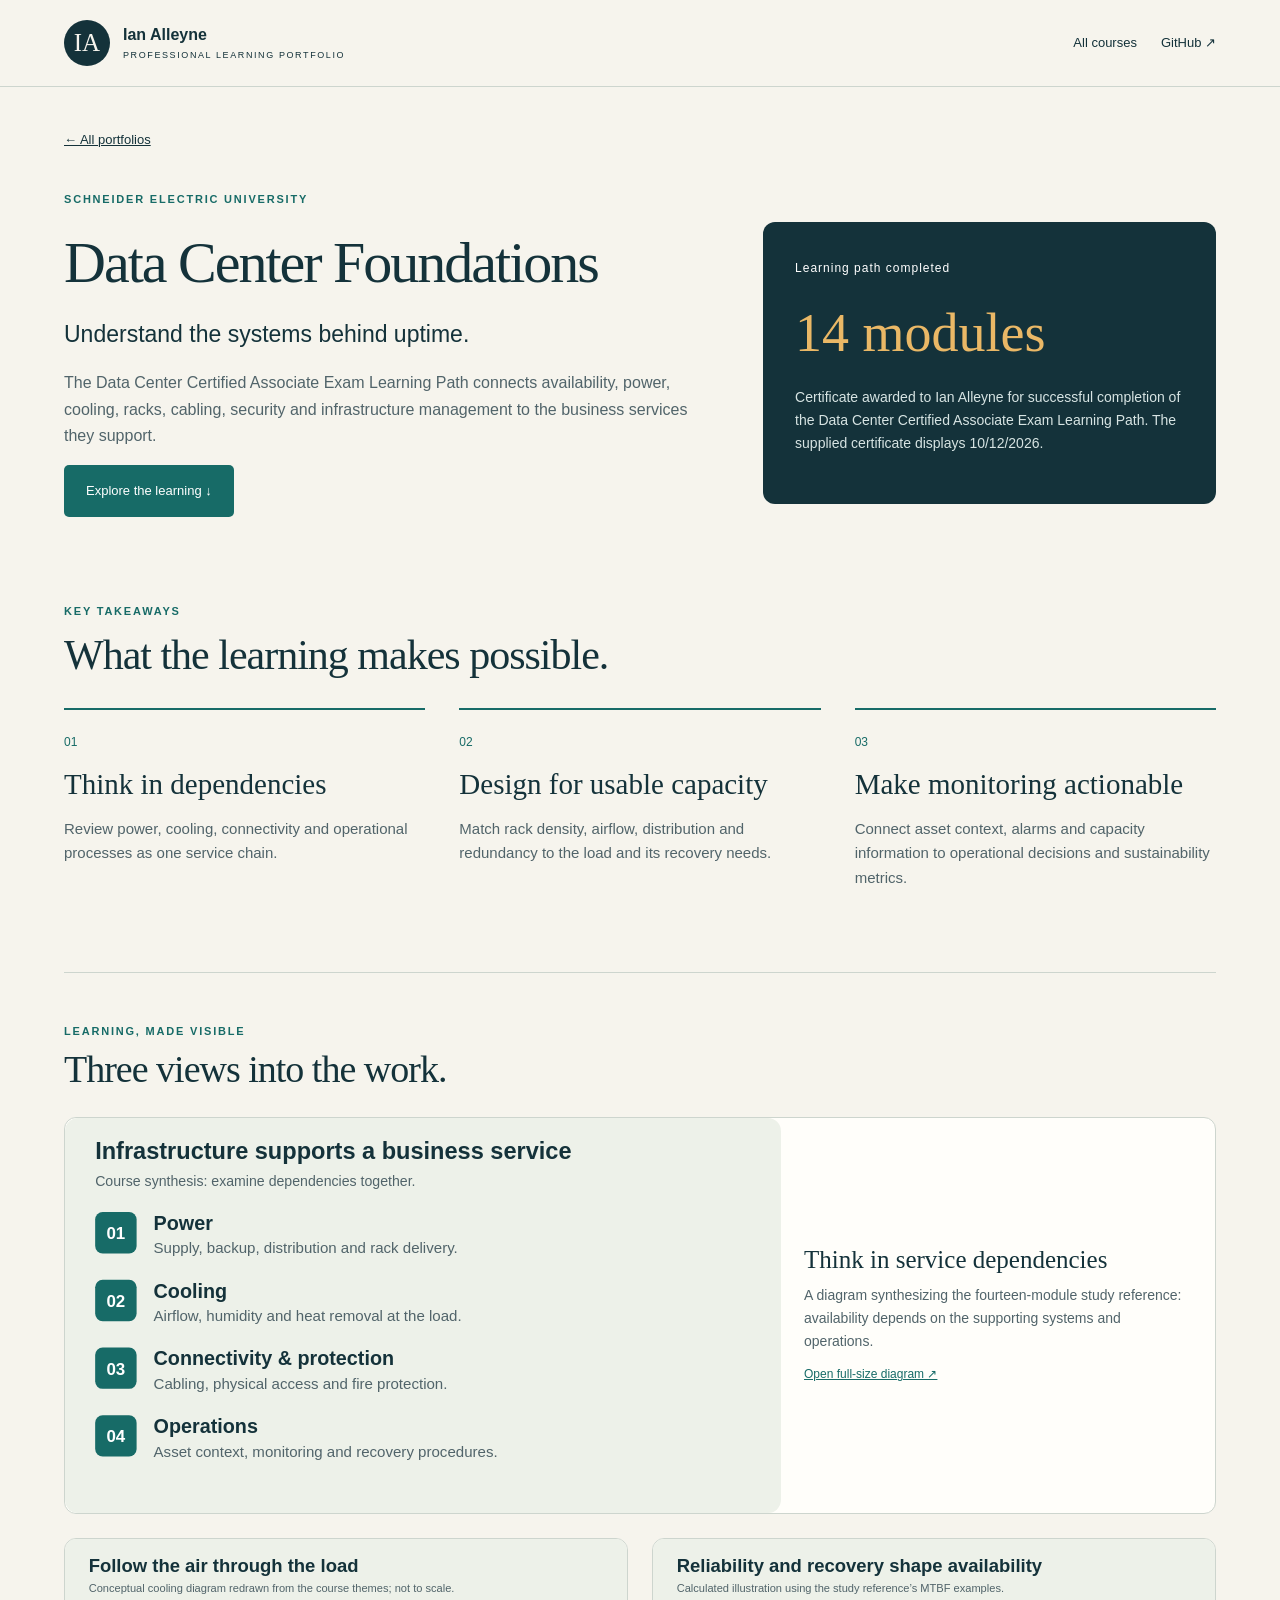
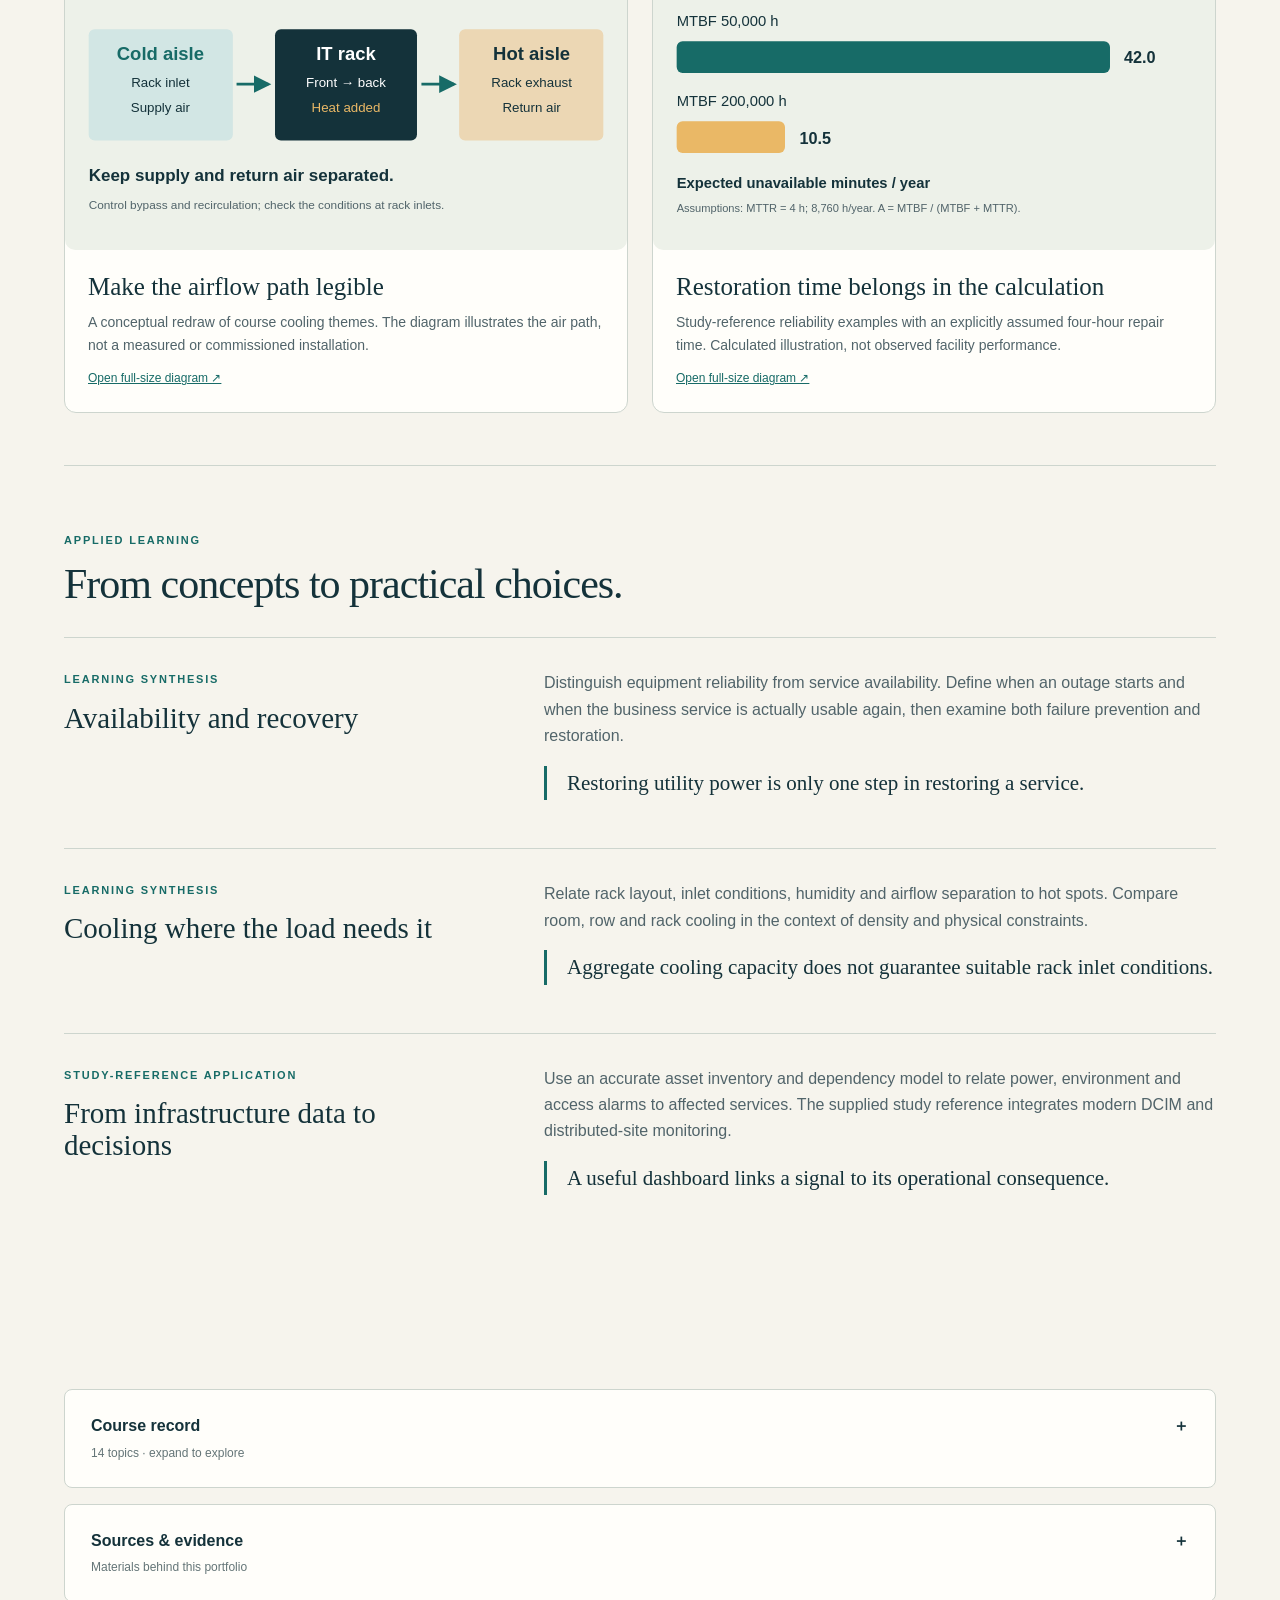
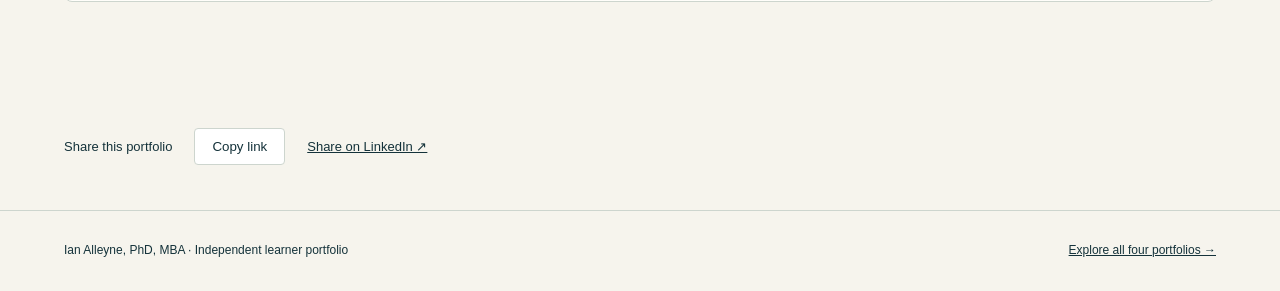
<file: schneider/index.html>
<!doctype html><html lang="en"><head><meta charset="utf-8"><meta name="viewport" content="width=device-width,initial-scale=1"><title>Data Center Foundations | Ian Alleyne</title><meta name="description" content="The Data Center Certified Associate Exam Learning Path connects availability, power, cooling, racks, cabling, security and infrastructure management to the business services they support."><link rel="canonical" href="https://iratt.github.io/portfolios/schneider/"><meta property="og:title" content="Data Center Foundations | Ian Alleyne"><meta property="og:description" content="The Data Center Certified Associate Exam Learning Path connects availability, power, cooling, racks, cabling, security and infrastructure management to the business services they support."><meta property="og:url" content="https://iratt.github.io/portfolios/schneider/"><meta property="og:type" content="website"><meta name="twitter:card" content="summary"><link rel="icon" href="../assets/favicon.svg"><link rel="stylesheet" href="../assets/portfolio.css"><link rel="stylesheet" href="../assets/visuals.css"></head><body><a class="skip" href="#main">Skip to content</a><header><a class="brand" href="../"><b class="mark">IA</b><span>Ian Alleyne<small>PROFESSIONAL LEARNING PORTFOLIO</small></span></a><nav aria-label="Main navigation"><a href="../#courses">All courses</a><a href="https://github.com/IRATT/">GitHub ↗</a></nav></header><main id="main"><section class="coursehero"><a class="back" href="../">← All portfolios</a><span class="eyebrow">Schneider Electric University</span><div class="herogrid"><div><h1>Data Center Foundations</h1><p class="lede">Understand the systems behind uptime.</p><p>The Data Center Certified Associate Exam Learning Path connects availability, power, cooling, racks, cabling, security and infrastructure management to the business services they support.</p><a class="button" href="#work">Explore the learning ↓</a></div><aside class="achievement"><span>Learning path completed</span><strong>14 modules</strong><p>Certificate awarded to Ian Alleyne for successful completion of the Data Center Certified Associate Exam Learning Path. The supplied certificate displays 10/12/2026.</p></aside></div></section><section class="section" id="work"><div class="sectionhead"><span class="eyebrow">KEY TAKEAWAYS</span><h2>What the learning makes possible.</h2></div><div class="takeaways"><article><span class="number">01</span><h3>Think in dependencies</h3><p>Review power, cooling, connectivity and operational processes as one service chain.</p></article><article><span class="number">02</span><h3>Design for usable capacity</h3><p>Match rack density, airflow, distribution and redundancy to the load and its recovery needs.</p></article><article><span class="number">03</span><h3>Make monitoring actionable</h3><p>Connect asset context, alarms and capacity information to operational decisions and sustainability metrics.</p></article></div></section><section class="visuals" id="visual-learning"><span class="eyebrow">LEARNING, MADE VISIBLE</span><h2>Three views into the work.</h2><div class="visual-grid"><figure><img src="../assets/visuals/schneider-chain.svg" alt="Think in service dependencies. A diagram synthesizing the fourteen-module study reference: availability depends on the supporting systems and operations." width="760" height="420" loading="lazy"><figcaption><strong>Think in service dependencies</strong>A diagram synthesizing the fourteen-module study reference: availability depends on the supporting systems and operations.<a href="../assets/visuals/schneider-chain.svg" target="_blank" rel="noopener">Open full-size diagram ↗</a></figcaption></figure><figure><img src="../assets/visuals/schneider-airflow.svg" alt="Make the airflow path legible. A conceptual redraw of course cooling themes. The diagram illustrates the air path, not a measured or commissioned installation." width="760" height="420" loading="lazy"><figcaption><strong>Make the airflow path legible</strong>A conceptual redraw of course cooling themes. The diagram illustrates the air path, not a measured or commissioned installation.<a href="../assets/visuals/schneider-airflow.svg" target="_blank" rel="noopener">Open full-size diagram ↗</a></figcaption></figure><figure><img src="../assets/visuals/schneider-availability.svg" alt="Restoration time belongs in the calculation. Study-reference reliability examples with an explicitly assumed four-hour repair time. Calculated illustration, not observed facility performance." width="760" height="420" loading="lazy"><figcaption><strong>Restoration time belongs in the calculation</strong>Study-reference reliability examples with an explicitly assumed four-hour repair time. Calculated illustration, not observed facility performance.<a href="../assets/visuals/schneider-availability.svg" target="_blank" rel="noopener">Open full-size diagram ↗</a></figcaption></figure></div></section><section class="section work"><div class="sectionhead"><span class="eyebrow">APPLIED LEARNING</span><h2>From concepts to practical choices.</h2></div><article class="case"><div><span class="eyebrow">Learning synthesis</span><h3>Availability and recovery</h3></div><div><p>Distinguish equipment reliability from service availability. Define when an outage starts and when the business service is actually usable again, then examine both failure prevention and restoration.</p><p class="insight">Restoring utility power is only one step in restoring a service.</p></div></article><article class="case"><div><span class="eyebrow">Learning synthesis</span><h3>Cooling where the load needs it</h3></div><div><p>Relate rack layout, inlet conditions, humidity and airflow separation to hot spots. Compare room, row and rack cooling in the context of density and physical constraints.</p><p class="insight">Aggregate cooling capacity does not guarantee suitable rack inlet conditions.</p></div></article><article class="case"><div><span class="eyebrow">Study-reference application</span><h3>From infrastructure data to decisions</h3></div><div><p>Use an accurate asset inventory and dependency model to relate power, environment and access alarms to affected services. The supplied study reference integrates modern DCIM and distributed-site monitoring.</p><p class="insight">A useful dashboard links a signal to its operational consequence.</p></div></article></section><section class="section records"><details><summary><span>Course record<small>14 topics · expand to explore</small></span><span aria-hidden="true">＋</span></summary><ol class="modulelist"><li>Fundamentals of Availability</li><li>Examining Fire Protection Methods in the Data Center</li><li>Fundamentals of Cabling Strategies for Data Centers</li><li>Fundamentals of Cooling I</li><li>Fundamentals of Cooling II: Humidity</li><li>Fundamentals of Physical Security</li><li>Fundamentals of Power</li><li>Generator Fundamentals</li><li>Optimizing Cooling Layouts</li><li>Power Redundancy</li><li>Power Distribution I</li><li>Rack Fundamentals</li><li>Room, Row and Rack Based Cooling</li><li>Modern Data Center Physical Infrastructure Management</li></ol></details><details><summary><span>Sources &amp; evidence<small>Materials behind this portfolio</small></span><span aria-hidden="true">＋</span></summary><div class="sourcebody"><ul><li>Schneider-Electric-Data-Center-Study-Reference.docx — complete fourteen-module reference</li><li>DC Course Summaries.docx — illustrated course notes</li><li>Data Center Certified Associat Eam Certificate.pdf — completion certificate</li></ul><p>This portfolio summarizes the supplied study reference and notes. The certificate names the learning path; no separate exam score or professional designation is inferred. Practical examples are learning synthesis, not measured facility outcomes.</p><p>Summaries are independently prepared from Ian’s training folder. AI assistance was used to organize and edit the portfolio. Full course manuals and private administrative documents are not reproduced.</p></div></details></section><div class="share"><span>Share this portfolio</span><button type="button" data-copy="https://iratt.github.io/portfolios/schneider/">Copy link</button><a href="https://www.linkedin.com/sharing/share-offsite/?url=https://iratt.github.io/portfolios/schneider/" target="_blank" rel="noopener">Share on LinkedIn ↗</a><span role="status" aria-live="polite"></span></div></main><footer><span>Ian Alleyne, PhD, MBA · Independent learner portfolio</span><a href="../">Explore all four portfolios →</a></footer><script src="../assets/portfolio.js" defer></script></body></html>
</file>
<file: assets/portfolio.css>
:root{--ink:#14323a;--teal:#176b67;--paper:#f6f4ed;--line:#cdd5ce;--gold:#eab866}*{box-sizing:border-box}html{scroll-behavior:smooth;scroll-padding-top:110px}body{margin:0;color:var(--ink);background:var(--paper);font-family:Arial,sans-serif;line-height:1.65}a{color:inherit}header{position:sticky;top:0;background:#f6f4edf5;backdrop-filter:blur(12px);z-index:10;display:flex;align-items:center;justify-content:space-between;padding:20px max(5vw,calc((100vw - 1200px)/2));border-bottom:1px solid var(--line);gap:20px}.brand{display:flex;align-items:center;gap:13px;text-decoration:none;line-height:1.4;font-weight:600}.mark{background:var(--ink);color:var(--paper);border-radius:50%;width:46px;height:46px;display:grid;place-items:center;font:25px Georgia}.brand small{display:block;font-size:9px;letter-spacing:1.6px;margin-top:3px;font-weight:400}nav{display:flex;gap:24px;font-size:13px}nav a{text-decoration:none}a:hover{text-decoration:underline}a:focus-visible,button:focus-visible,summary:focus-visible{outline:3px solid #b46c16;outline-offset:5px}main{max-width:1200px;margin:auto}.hubhero{padding:76px 0 0}.eyebrow{display:block;font-size:11px;font-weight:bold;letter-spacing:1.8px;color:var(--teal);text-transform:uppercase}h1,h2,h3{font-family:Georgia,serif;font-weight:400;line-height:1.1;margin:0}h1{font-size:clamp(64px,9vw,116px);letter-spacing:-4px;margin:22px 0}h1 em{color:var(--teal);font-weight:400}p{color:#51646a;margin:16px 0}.herobottom{display:flex;align-items:center;justify-content:space-between;gap:50px}.herobottom p{max-width:610px;font-size:20px}.button{display:inline-block;background:var(--teal);color:white;padding:15px 22px;text-decoration:none;border-radius:5px;font-size:13px;white-space:nowrap}.ribbon{display:flex;justify-content:space-between;margin-top:48px;border-block:1px solid var(--line);padding:18px 0;font-size:12px;letter-spacing:.6px}.section{padding:65px 0}.sectionhead{max-width:650px;margin-bottom:30px}h2{font-size:42px;letter-spacing:-1px;margin:12px 0}.coursegrid{display:grid;grid-template-columns:1fr 1fr;gap:24px}.coursecard{display:flex;flex-direction:column;border:1px solid var(--line);border-radius:12px;padding:32px;text-decoration:none;background:#fffefa;transition:transform .2s,box-shadow .2s}.coursecard:hover{transform:translateY(-4px);box-shadow:0 12px 30px #14323a12;text-decoration:none}.card-01{background:var(--ink);color:white}.card-01 p{color:#d2e0df}.cardtop{display:flex;justify-content:space-between;align-items:center;font-size:12px;gap:15px}.cardtop b{font:40px Georgia;color:var(--teal);opacity:.65}.card-01 .cardtop b{color:var(--gold)}.coursecard h3{font-size:34px;max-width:440px;margin:25px 0 18px}.pill{font-size:11px;letter-spacing:.5px;width:fit-content;border:1px solid currentColor;padding:4px 10px;border-radius:20px}.coursecard p{font-size:14px;flex:1;margin:20px 0 26px}.cardlink{border-top:1px solid #a1b3ac60;padding-top:17px;font-size:13px;display:flex;justify-content:space-between}.cardlink span{font-size:20px}.connection{background:#e7ede4;border-radius:12px;padding:45px;display:grid;grid-template-columns:1.3fr 1fr;gap:0 45px}.connection .eyebrow{grid-column:1/-1}.connection p{align-self:center}.share{padding:45px 0;display:flex;gap:22px;align-items:center;flex-wrap:wrap;font-size:13px}.share button{background:white;border:1px solid var(--line);border-radius:4px;padding:10px 17px;color:var(--ink);cursor:pointer}.share [role=status]{color:var(--teal)}footer{border-top:1px solid var(--line);padding:30px 5vw;display:flex;justify-content:space-between;gap:25px;font-size:12px}.coursehero{padding:42px 0 20px}.back{display:block;font-size:13px;margin-bottom:40px}.herogrid{display:grid;grid-template-columns:1.4fr 1fr;gap:65px;align-items:center}.coursehero h1{font-size:58px;letter-spacing:-2px}.lede{font-size:23px;color:var(--ink)}.achievement{background:var(--ink);color:white;padding:32px;border-radius:12px}.achievement>span{font-size:12px;letter-spacing:1px}.achievement strong{display:block;font:54px Georgia;color:var(--gold);margin:22px 0}.achievement p{color:#d7e4e3;font-size:14px}.achievement a{display:inline-block;font-size:13px;margin-top:10px}.takeaways{display:grid;grid-template-columns:repeat(3,1fr);gap:34px}.takeaways article{border-top:2px solid var(--teal);padding-top:18px}.number{font-size:12px;color:var(--teal)}h3{font-size:29px;margin:14px 0}.takeaways p{font-size:15px}.work{border-top:1px solid var(--line)}.case{display:grid;grid-template-columns:1fr 1.6fr;gap:60px;border-top:1px solid var(--line);padding:32px 0}.case p{margin-top:0}.insight{border-left:3px solid var(--teal);padding-left:20px;color:var(--ink);font-family:Georgia;font-size:21px}details{border:1px solid var(--line);border-radius:8px;margin:16px 0;background:#fffefa}summary{padding:23px 26px;cursor:pointer;display:flex;justify-content:space-between;font-weight:600}summary small{display:block;font-weight:400;font-size:12px;color:#647577;margin-top:4px}.modulelist,.sourcebody{padding:0 35px 25px 48px}.modulelist{columns:2;column-gap:40px}.modulelist li{padding:8px;break-inside:avoid}.sourcebody{font-size:13px;overflow-wrap:anywhere}.sourcebody li{margin-bottom:12px}.skip{position:absolute;left:-9999px}.skip:focus{left:15px;top:10px;background:white;padding:10px;z-index:99}@media(max-width:1300px){main{margin:0 5vw}}@media(max-width:700px){header{padding:15px 5vw}nav{gap:14px;font-size:12px}.brand small{font-size:7px;letter-spacing:1px}.hubhero{padding-top:40px}h1{letter-spacing:-2px}.herobottom{display:block}.ribbon{gap:12px;font-size:10px;flex-wrap:wrap}.coursegrid,.connection,.herogrid,.case{grid-template-columns:1fr}.coursecard{padding:25px}.section{padding:40px 0}.coursehero h1{font-size:43px}.herogrid{gap:28px}.takeaways{grid-template-columns:1fr;gap:22px}.case{gap:12px}.modulelist{columns:1}.connection{padding:28px}h2{font-size:34px}footer{flex-direction:column}.share{gap:15px}.achievement strong{font-size:46px}}@media(prefers-reduced-motion:reduce){html{scroll-behavior:auto}.coursecard{transition:none}.coursecard:hover{transform:none}}

.hubhero{padding-top:48px}.hubhero h1{font-size:clamp(52px,7vw,92px)}.hubhero .ribbon{margin-top:30px}
</file>
<file: assets/visuals.css>
.visuals{padding:52px 0;border-top:1px solid #cdd5ce}.visuals>h2{font:38px Georgia,serif;margin:10px 0 26px}.visual-grid{display:grid;grid-template-columns:repeat(2,minmax(0,1fr));gap:24px}.visual-grid figure{margin:0;border:1px solid #cdd5ce;border-radius:12px;overflow:hidden;background:#fffefa}.visual-grid figure:first-child{grid-column:1/-1;display:grid;grid-template-columns:1.65fr 1fr;align-items:center}.visual-grid img{display:block;width:100%;height:auto}.visual-grid figcaption{padding:23px;font-size:14px;line-height:1.65;color:#51646a}.visual-grid figcaption strong{display:block;color:#14323a;font:25px Georgia,serif;margin-bottom:10px}.visual-grid a{display:block;font-size:12px;margin-top:12px;color:#176b67}.course-thumb{width:100%;height:auto;border-radius:7px;margin:20px 0 0}.visuals .eyebrow{font:700 11px Arial,sans-serif;letter-spacing:1.8px;color:#176b67}.visuals{scroll-margin-top:100px}@media(max-width:700px){.visual-grid,.visual-grid figure:first-child{display:block}.visual-grid figure{margin-bottom:22px}.visuals>h2{font-size:31px}}
</file>
<file: assets/style.css>
:root{--ink:#142e36;--navy:#102e38;--teal:#166a62;--cream:#f6f4ec;--paper:#fffef9;--mint:#e8efe6;--gold:#e1b66c;--muted:#566b6e;--line:#d5ded5;--serif:Georgia,'Times New Roman',serif;--sans:Inter,ui-sans-serif,system-ui,-apple-system,BlinkMacSystemFont,'Segoe UI',sans-serif}
*{box-sizing:border-box}html{scroll-behavior:smooth;scroll-padding-top:30px}body{margin:0;background:var(--cream);color:var(--ink);font:16px/1.65 var(--sans)}a{color:var(--teal);text-underline-offset:4px}a:hover{color:var(--ink)}a:focus-visible,summary:focus-visible{outline:3px solid #ba7930;outline-offset:5px}::selection{background:#cee4d5}.wrap{width:calc(100% - 104px);max-width:1180px;margin:auto}.skip{position:absolute;top:-80px;left:20px;background:white;padding:10px;z-index:10}.skip:focus{top:10px}.visually-hidden{position:absolute!important;width:1px;height:1px;padding:0;margin:-1px;overflow:hidden;clip:rect(0,0,0,0);white-space:nowrap;border:0}
h1,h2,h3,p{margin-top:0}h1,h2,h3{font-weight:400}h1{font:clamp(42px,4.4vw,62px)/1.08 var(--serif);letter-spacing:-1.9px;margin-bottom:23px}h2{font:clamp(29px,3vw,39px)/1.17 var(--serif);letter-spacing:-.9px;margin-bottom:18px}h3{font:23px/1.2 var(--serif);letter-spacing:-.3px}.eyebrow{display:block;text-transform:uppercase;font-size:10px;font-weight:700;letter-spacing:1.8px;color:var(--teal);margin-bottom:17px}.lead{font-size:17px;line-height:1.8;color:var(--muted);max-width:740px}.nav{border-bottom:1px solid var(--line)}.nav-inner{display:flex;justify-content:space-between;align-items:center;gap:30px;min-height:87px}.brand{display:flex;align-items:center;gap:13px;font-size:15px;font-weight:650;text-decoration:none;color:var(--ink);line-height:1.4}.monogram{width:41px;height:41px;display:grid;place-items:center;border-radius:50%;background:var(--navy);color:var(--cream);font:22px var(--serif);flex-shrink:0}.brand small{display:block;font-size:9px;font-weight:500;text-transform:uppercase;letter-spacing:1.45px;margin-top:3px}.nav nav{display:flex;align-items:center;gap:28px;font-size:13px}.nav nav a{text-decoration:none;color:var(--ink);padding:5px 0}.nav nav a[aria-current=page]{color:var(--teal);border-bottom:2px solid var(--teal)}.nav .github-link{font-size:12px;color:var(--muted);margin-left:10px}
.hero{display:grid;grid-template-columns:1.25fr 1fr;align-items:center;gap:66px;padding-top:58px;padding-bottom:58px}.hero h1{max-width:620px}.hero .lead{font-size:16px;max-width:580px;margin-bottom:22px}.credential{font-size:12px;color:var(--muted);line-height:1.8;margin-bottom:23px}.credential strong{color:var(--ink)}.actions{display:flex;gap:24px;align-items:center;flex-wrap:wrap}.button{display:inline-flex;justify-content:space-between;align-items:center;gap:24px;background:var(--teal);color:white;border:1px solid var(--teal);padding:12px 18px;text-decoration:none;font-size:12px;font-weight:600;border-radius:5px}.button:hover{color:white;background:#11564f}.text-link{font-size:12px;font-weight:600}.achievement{background:var(--navy);color:var(--cream);border-radius:15px;padding:30px 33px}.achievement .eyebrow{color:#c1d6ca;margin-bottom:19px}.score{font:94px/1 var(--serif);letter-spacing:-5px;color:var(--gold)}.score>span{font-size:45px;vertical-align:top;position:relative;top:7px;margin-left:5px;letter-spacing:-1px}.score-label{font-size:16px;margin:13px 0 20px}.score-details{display:flex;justify-content:space-between;gap:14px;border-top:1px solid #4e6668;padding-top:19px;margin-bottom:20px}.score-details strong{display:block;font-size:16px;font-weight:550}.score-details span{font-size:10px;color:#c0d3cb}.achievement a{color:#d2e4db;font-size:11px}.section{padding-top:48px;padding-bottom:48px}.pale{background:var(--mint);border-top:1px solid var(--line);border-bottom:1px solid var(--line)}.section-heading{display:flex;justify-content:space-between;align-items:flex-end;gap:35px;margin-bottom:28px}.section-heading .eyebrow{margin-bottom:12px}.section-heading h2{margin-bottom:0}.section-heading>p{max-width:330px;margin:0;font-size:13px;color:var(--muted);line-height:1.8}.themes{display:grid;grid-template-columns:repeat(5,minmax(0,1fr));gap:25px;list-style:none;padding:0;margin:0}.themes li{border-top:1px solid #acc4b3;padding-top:15px}.theme-number{font-size:10px;letter-spacing:1px;color:var(--teal);display:block;margin-bottom:11px}.themes h3{font-size:22px;margin-bottom:10px}.themes p{font-size:12px;line-height:1.8;color:var(--muted);margin-bottom:0}.principle{font-size:13px;margin:26px 0 0;padding-top:21px;border-top:1px solid #c9d9cc}.awards{display:grid;grid-template-columns:repeat(3,minmax(0,1fr));gap:20px}.award{border:1px solid var(--line);border-radius:10px;overflow:hidden;background:var(--paper)}.award-image{display:flex;align-items:center;justify-content:center;height:190px;padding:18px;background:white;border-bottom:1px solid var(--line)}.award-image img{max-width:100%;max-height:100%;width:auto;height:auto;object-fit:contain;display:block}.award-copy{padding:21px 24px}.award-copy h3{font-size:22px;margin-bottom:9px}.award-copy p{font-size:12px;color:var(--muted);min-height:43px;margin-bottom:12px}.award-date{display:block;font-size:10px;color:var(--muted);margin-bottom:12px}.award-copy>a{font-size:11px;font-weight:600}
.page-heading{padding-top:48px;padding-bottom:34px}.page-heading h1{font-size:clamp(40px,4.3vw,58px)}.page-heading .lead{font-size:16px;margin-bottom:0}.projects-grid{display:grid;grid-template-columns:repeat(2,minmax(0,1fr));gap:24px}.project{background:var(--paper);border:1px solid var(--line);border-radius:12px;padding:27px 30px;scroll-margin-top:25px}.project .eyebrow{font-size:9px;letter-spacing:1.2px;margin-bottom:13px}.project h2{font-size:29px;margin-bottom:19px}.project-metric{font:42px/1 var(--serif);letter-spacing:-1.3px;color:var(--teal);margin-bottom:19px}.project-metric>span{display:block;font:11px/1.5 var(--sans);color:var(--muted);letter-spacing:0;margin-top:8px}.project-metric.words{font-size:36px}.project p{font-size:13px;color:var(--muted);line-height:1.85;margin-bottom:17px}.project .project-insight{font-size:12px;border-top:1px solid var(--line);padding-top:15px}.project>a{font-size:12px;font-weight:600}.supporting{padding-top:28px;padding-bottom:48px}.scope-note{font-size:12px;color:var(--muted);line-height:1.85;margin-bottom:18px;max-width:1000px}.supporting details{border:1px solid var(--line);background:var(--paper);border-radius:8px;padding:0 22px}.supporting summary{cursor:pointer;font-size:12px;font-weight:650;padding:17px 0;color:var(--teal)}.download-list{display:grid;grid-template-columns:repeat(2,minmax(0,1fr));gap:13px 25px;padding:5px 0 18px}.download-list a{font-size:12px}.evidence-copy{padding:0 0 5px;max-width:960px}.evidence-copy p{font-size:12px;line-height:1.85;color:var(--muted)}.record-summary{display:flex;flex-wrap:wrap;gap:12px 30px;margin-top:25px;font-size:12px;color:var(--muted);border-top:1px solid var(--line);padding-top:20px}.record-summary strong{color:var(--ink);font-size:17px;font-weight:600;margin-right:6px}.course-table{border-collapse:collapse;width:100%;font-size:13px;text-align:left}.course-table th,.course-table td{padding:13px 17px;border-bottom:1px solid var(--line);vertical-align:middle}.course-table thead th{font-size:10px;text-transform:uppercase;letter-spacing:1.2px;background:var(--navy);color:var(--cream);padding-top:15px;padding-bottom:15px;font-weight:600}.course-table th:first-child{width:46%}.course-table th:last-child{width:105px;white-space:nowrap}.course-table tbody tr:nth-child(2n){background:#eef1e9}.course-table tbody th{font-weight:550;line-height:1.45}.module-number{display:inline-block;font-size:10px;color:var(--muted);letter-spacing:1px;width:30px;flex-shrink:0}.module-topic{display:flex;align-items:flex-start}.module-insight{color:var(--muted);font-size:12px;line-height:1.7}.module-score strong{color:var(--teal);font-size:14px;display:block;font-weight:650}.module-score>span{display:block;font-size:10px;color:var(--muted);white-space:nowrap}.module-award{display:block;font-size:10px;font-weight:500;margin-top:5px}.course-table tr{scroll-margin-top:20px}.course-table tr:target{background:#e2eddd;outline:2px solid #9cba9f;outline-offset:-2px}.footer{border-top:1px solid var(--line);padding:24px 0}.footer-inner{display:flex;justify-content:space-between;align-items:center;gap:25px}.footer p{font-size:10px;line-height:1.8;color:var(--muted);margin:0}.footer a{font-size:11px;white-space:nowrap}
@media(max-width:1000px){.wrap{width:calc(100% - 60px)}.hero{gap:35px}.hero h1{font-size:50px}.achievement{padding:28px}.nav nav{gap:20px}.themes{gap:17px}.themes h3{font-size:20px}.project{padding:24px}.course-table th:first-child{width:43%}}
@media(max-width:760px){.wrap{width:calc(100% - 36px)}.nav-inner{min-height:0;align-items:flex-start;flex-direction:column;gap:17px;padding:17px 0}.nav nav{font-size:12px;gap:24px;flex-wrap:wrap}.nav .github-link{margin-left:0}.hero{grid-template-columns:1fr;padding-top:38px;padding-bottom:38px;gap:30px}.hero h1{font-size:46px;max-width:600px}.achievement{max-width:none;padding:28px}.score{font-size:83px}.score-details{justify-content:flex-start;gap:35px}.section{padding-top:35px;padding-bottom:35px}.section-heading{align-items:flex-start;flex-direction:column;gap:13px;margin-bottom:23px}.section-heading>p{max-width:100%}.section-heading h2{font-size:32px}.themes{grid-template-columns:repeat(2,minmax(0,1fr));gap:23px}.themes li:last-child{grid-column:1/-1}.themes h3{font-size:23px}.themes p{font-size:13px}.awards{grid-template-columns:1fr}.award{display:grid;grid-template-columns:150px 1fr;align-items:stretch}.award-image{height:auto;min-height:180px;border-bottom:0;border-right:1px solid var(--line);padding:12px}.award-copy{padding:20px}.award-copy h3{font-size:21px}.award-copy p{min-height:0}.projects-grid{grid-template-columns:1fr;gap:20px}.page-heading{padding-top:35px;padding-bottom:28px}.page-heading h1{font-size:41px}.page-heading .lead{font-size:15px}.project h2{font-size:29px}.download-list{grid-template-columns:1fr}.footer-inner{flex-direction:column;align-items:flex-start;gap:12px}.record-summary{gap:10px 22px}.course-table thead{position:absolute;width:1px;height:1px;overflow:hidden;clip:rect(0,0,0,0)}.course-table tbody tr{display:grid;grid-template-columns:minmax(0,1fr) 65px;padding:14px 10px;border-bottom:1px solid var(--line);gap:8px 12px}.course-table tbody th{width:auto!important;padding:0;border:0;font-size:13px}.course-table .module-insight{grid-column:1/-1;grid-row:2;padding:0 0 0 28px;border:0;font-size:12px}.course-table .module-score{grid-column:2;grid-row:1;text-align:right;padding:0;border:0}.module-number{width:28px;padding-top:2px}.course-table th:last-child{width:auto}.record-summary strong{font-size:16px}}
@media(max-width:400px){.hero h1{font-size:40px}.page-heading h1{font-size:36px}.nav nav{gap:17px}.award{grid-template-columns:115px 1fr}.award-image{padding:8px}.award-copy{padding:18px 14px}.award-copy h3{font-size:19px}.score-details{gap:24px}.actions{gap:19px}.button{gap:16px}}
@media(prefers-reduced-motion:reduce){html{scroll-behavior:auto}}
@media print{.nav,.footer,.skip,.actions{display:none}body{background:white}.wrap{width:100%}.hero{padding-top:0}.achievement,.project,.award{break-inside:avoid}.page-heading{padding-top:0}details{display:none}a{color:inherit}}
/* A continuous browsing experience with the full record available on demand. */
html{scroll-padding-top:110px}.nav{position:sticky;top:0;z-index:30;background:rgba(246,244,236,.93);backdrop-filter:blur(16px);-webkit-backdrop-filter:blur(16px)}.nav nav a[aria-current=location]{color:var(--teal);border-bottom:2px solid var(--teal)}.reading-progress{position:absolute;bottom:-1px;left:0;width:100%;height:2px;background:var(--teal);transform:scaleX(0);transform-origin:left;pointer-events:none}.hero{padding-top:66px;padding-bottom:66px}.projects-section{background:var(--paper);border-bottom:1px solid var(--line);padding-top:62px;padding-bottom:24px}.projects-section .section-heading{margin-bottom:30px}.projects-section .section-heading h2{max-width:650px}.projects-section .project{background:var(--cream);transition:box-shadow .2s,border-color .2s}.project:hover{border-color:#a7bfb0;box-shadow:0 12px 30px #102e3808}.project h3{font:29px/1.17 var(--serif);letter-spacing:-.8px;margin-bottom:19px}.project,.course-table tr,section[id]{scroll-margin-top:0}.projects-section .supporting{padding-bottom:25px}.course-section{padding-top:8px;padding-bottom:22px}.course-disclosure{border:1px solid #bbcec0;border-radius:14px;background:var(--paper);overflow:hidden}.course-disclosure>summary{display:flex;align-items:center;justify-content:space-between;gap:30px;padding:29px 32px;cursor:pointer;list-style:none;transition:background .2s}.course-disclosure>summary::-webkit-details-marker{display:none}.course-disclosure>summary:hover{background:#eaf1e7}.record-info{display:block}.record-info .eyebrow{margin-bottom:9px}.record-title{display:block;font:31px/1.18 var(--serif);letter-spacing:-.7px;color:var(--ink)}.record-meta{display:block;color:var(--muted);font-size:12px;margin-top:10px}.record-toggle{display:flex;align-items:center;gap:20px;font-size:12px;font-weight:650;color:var(--teal);flex-shrink:0}.record-plus{display:grid;place-items:center;width:37px;height:37px;border:1px solid #b1c7b7;border-radius:50%;font:28px/1 var(--sans);font-weight:300;transition:transform .2s}.when-open{display:none}.course-disclosure[open] .when-closed{display:none}.course-disclosure[open] .when-open{display:inline}.course-disclosure[open] .record-plus{transform:rotate(45deg)}.course-disclosure[open]>summary{border-bottom:1px solid var(--line);background:#edf3e9}.record-body{padding:24px 31px 8px}.record-note{padding-top:21px}.evidence-section{padding-top:0;padding-bottom:35px}.course-table tr:focus-visible{outline:2px solid var(--teal);outline-offset:-2px}.course-section:focus,.projects-section:focus,#recognition:focus,#evidence:focus{outline:none}.award{transition:box-shadow .2s,border-color .2s}.award:hover{border-color:#a7bfb0;box-shadow:0 10px 24px #102e3808}.nav-inner{min-height:80px}
@media(max-width:760px){html{scroll-padding-top:145px}.nav-inner{min-height:0}.hero{padding-top:35px;padding-bottom:38px}.projects-section{padding-top:38px;padding-bottom:12px}.project h3{font-size:28px}.course-disclosure>summary{padding:23px 22px;align-items:flex-start;gap:16px;flex-direction:column}.record-title{font-size:28px}.record-toggle{width:100%;justify-content:space-between}.record-plus{width:32px;height:32px;font-size:24px}.record-body{padding:18px 14px 5px}.record-meta{font-size:11px}.record-body .course-table tbody tr{padding-left:3px;padding-right:3px}.record-body .module-insight{padding-left:28px}.course-section{padding-top:4px}.evidence-section{padding-bottom:25px}}
@media(prefers-reduced-motion:reduce){.project,.award,.record-plus,.course-disclosure>summary{transition:none}}
</file>
